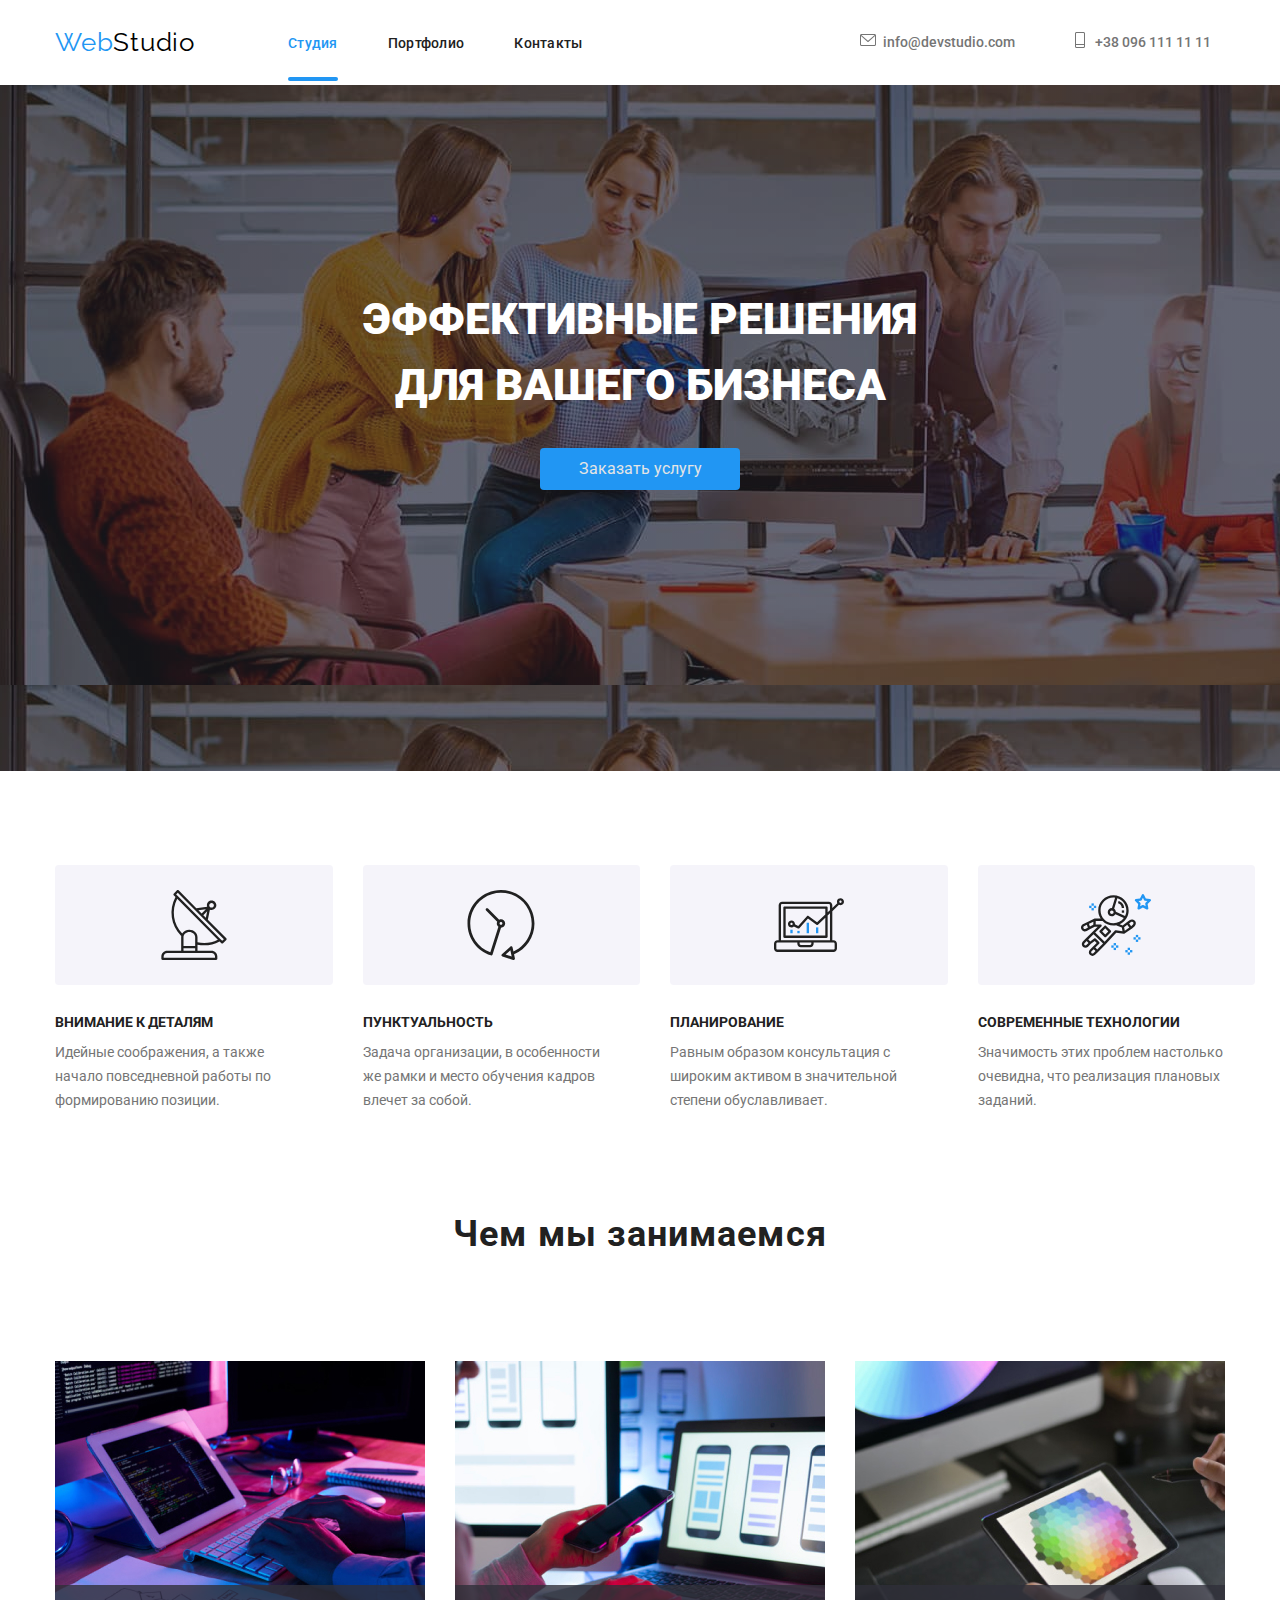
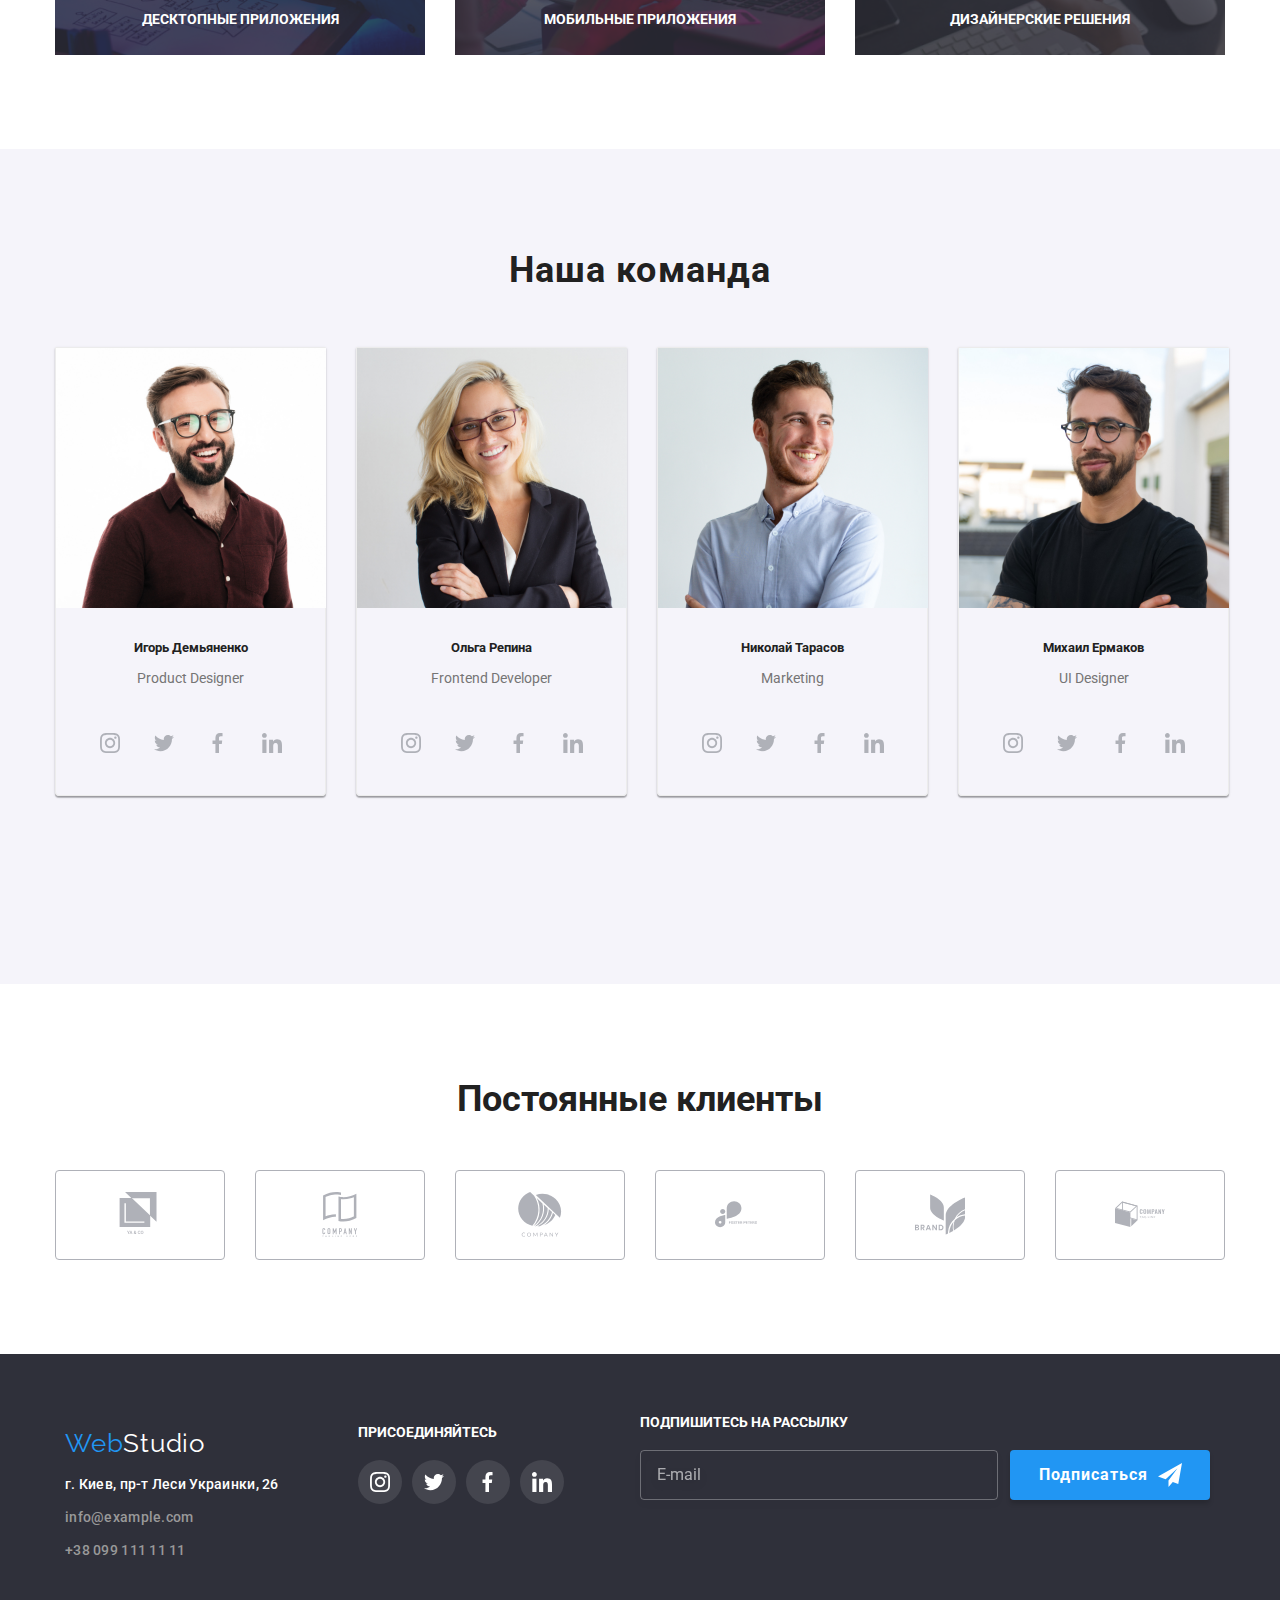
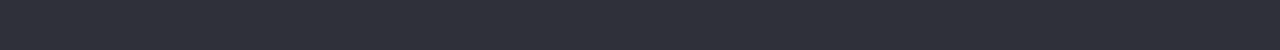
<file: index.html>
<!DOCTYPE html>
<html lang="ru">
<head>
    <meta charset="UTF-8">
    <meta name="viewport" content="width=device-width, initial-scale=1.0">
    <title>Cтудия</title>
    <link href="https://fonts.googleapis.com/css2?family=Raleway:wght@700&family=Roboto:wght@400;500;700;900&display=swap" rel="stylesheet">
   <link rel="stylesheet" href="https://cdnjs.cloudflare.com/ajax/libs/modern-normalize/1.0.0/modern-normalize.min.css">
   <!--<link rel="stylesheet" href="./css/common.css">-->
    <link rel="stylesheet" href="./css/main.min.css">
</head>
<body class="page">

<!--Шапка сайта-->
    <header class="container">
    <nav class="main-nav">
        <a href="index.html" class="logo">Web<span class="accent">Studio</span>
        </a>
        <ul class="site-nav-list">
            <li class="menu-item"><a class="link current" href="./index.html" class="a current"><span class="color-page">Cтудия</span></a></li>
            <li><a href="./portfolio.html" class="a current">Портфолио </a></li>
            <li><a href="#contacts" class="a current">Контакты</a></li>
        </ul>
   
    <ul class="site-nav-list-address">
        <li class="contacts-item"><a class="address-link" href="mailto:info@devstudio.com"><svg class="address-link-icon" width="16px"height="12px"><use href="./SVG/sprite.svg#icon-envelope"></use></svg><span class="a current" class="color-address">info@devstudio.com</span></a></li>
        <li class="contacts-item"><a class="address-link" href="tel:+380961111111"><svg class="address-link-icon" width="16px"height="10px"><use href="./SVG/sprite.svg#icon-tel"></use></svg><span class="a current" class="color-address">+38 096 111 11 11</span></a></li>
    </ul>
    </nav>
</header>
<main>

    <div id="openModal" class="modal">
      <a href="#close" class="modal-area"></a>
        <div class="modal-dialog">
          <div class="modal-content">
          <!--<div class="modal-content">-->
            <!--<div class="modal-header">-->
             <h3 class="modal-title">Оставьте свои данные, мы вам перезвоним</h3>
             <a href="#close" title="Close" class="close">x</a>
             <label class="modal-content-label">
              Имя
              <input class="modal-content-imput" type="text" name="user-name">
              <svg class="modal-content-icon" width="18px" height="18px">
                <use href="./SVG/sprite.svg#icon-person"></use>
              </svg>
            </label>
             <label class="modal-content-label">
                Телефон
              <input class="modal-content-imput" type="tel" name="user-phone"> 
              <svg class="modal-content-icon" width="18px" height="18px">
                <use href="./SVG/sprite.svg#icon-phone"></use>
              </svg>
            </label>          
            <label class="modal-content-label">
              Почта
              <input class="modal-content-imput" type="email" name="user-mail"> 
              <svg class="modal-content-icon" width="18px" height="18px">
                <use href="./SVG/sprite.svg#icon-email"></use>
              </svg>
            </label>          
            <label class="modal-content-label">
              Комментарий
              <textarea class="modal-content-imput coments" name="user-comments" rows="10" placeholder="Введите текст"></textarea>
            </label>     
            <div class="checkwindow">
              <label class="modal-content-check">
                <input class="indent" type="checkbox" name="user-contract">
                <span class="input-check-castom">
                  <svg width="14px" height="13px"><use href="./SVG/sprite.svg#icon-check"></use></svg></span>
                  <!--<input class="indent" type="checkbox" name="user-contract" width="11px" height="8px">-->
                <a class="link-agreement" href=""> Соглашаюсь с рассылкой и принимаю</a><a class="link-contract" href="">Условия договора</a>
              <!--<span class="input-check-castom modal-input-check hidden">
                <svg width="14px" height="13px"><use href="./svgmodalcheck/spritemodal-check.svg#icon-check"></use></svg>-->
                <!--<span class="input-check-castom"><svg width="14px" height="13px"><use href="./svgmodalcheck/spritemodal-check.svg#icon-square"></use></svg>-->
                <!--<input class="modal-input-check hidden" type="checkbox" name="user-contract">-->
              </label>
              </div>
<!--<label class="check option">
  class="modal-input-check hidden"
  <input class="check-input" type="checkbox">
  <span class="check-box"><svg width="14px" height="13px"><use href="./svgmodalcheck/spritemodal-check.svg#icon-check"></use></svg></span>
  <span class="check-box"><svg width="14px" height="13px"><use href="./svgmodalcheck/spritemodal-check.svg#icon-square"></use></svg></span>
  <a class="link-agreement" href="">Соглашаюсь с рассылкой и принимаю</a><a class="link-contract" href="">Условия договора</a>
</label>-->

              <button class="modal-content-button" type="submit">Отправить</button>
            </div>
          </div>
        </div>
      </div>
          </div>
        </div>
      </div>
    </div>
  </div>
             <!---<a href="#close" title="Close" class="close">×</a>
            </div>
            <div class="modal-body">    
              <p class="modal-name">Оставьте свои данные, мы вам перезвоним</p>
              <label class="modal-content-label">
                Имя
                <input class="modal-content-imput" type="text" name="user-name">
                <svg class="modal-content-icon" width="18px" height="18px">
                  <use href="./svgmodal/spritemodal.svg.svg#icon-person"></use>
                </svg>
              </label>
               <label class="modal-content-label">
                  Телефон
                <input class="modal-content-imput" type="tel" name="user-phone"> 
                <svg class="modal-content-icon" width="18px" height="18px">
                  <use href="./svgmodal/spritemodal.svg.svg#icon-phone"></use>
                </svg>
              </label>          
              <label class="modal-content-label">
                Почта
                <input class="modal-content-imput" type="email" name="user-mail"> 
                <svg class="modal-content-icon" width="18px" height="18px">
                  <use href="./svgmodal/spritemodal.svg.svg#icon-email"></use>
                </svg>
              </label>          
              <label class="modal-content-label">
                Комментарий
                <textarea class="modal-content-imput coments" name="user-comments" rows="10" placeholder="Введите текст"></textarea>
                
              </label>     
              <div class="checkwindow">  
              <label class="modal-content-check">-->
                <!--<input class="modal-input-check hidden" type="checkbox" name="user-contract">-->
                <!--<a class="link" href="">Условия договора</a>Соглашаюсь с рассылкой и принимаю 
                <span class="input-check-castom"><input class="modal-input-check hidden" type="checkbox" name="user-contract" width="11px" height="8px" ><!--<svg width="14px" height="13px">
                  <use href=""></use>-->
                <!--</svg>
              </span>
              </label>
              </div>
                        
              <button class="modal-content-button" type="submit">Отправить</button>
            </div>
          </div>
        </div>
        <script src="./js/modal.js"></script>
            </div>
          </div>
        </div>
      </div>
    </div>
  </div>
      </div>-->
      <!-- openModal - id модального окна (элемента div) -->
<!--<a href="#openModal">Открыть модальное окно</a>-->

    <!--Герой-->
    <section class="main-container">
        <div class="center">
            <h1 class="hero-title"><span class="hero-name">ЭФФЕКТИВНЫЕ РЕШЕНИЯ<br> ДЛЯ ВАШЕГО БИЗНЕСА</span></h1>
            <a href="#openModal"><button type="button" class="button-primary"><span class="center">Заказать услугу</span></button></a>
            </div>
        </section>
   
    <!---<h2 class="section-title">О нас</h2>-->
    <section class="features">
        <div class="container">
    <ul class="section-details">
        <li class="items">
           <h3 class="heading">ВНИМАНИЕ К ДЕТАЛЯМ</h3>
           <p class="main-paragraph-h2">Идейные соображения, а также <br> начало повседневной работы по<br> формированию позиции.</p>
       </li>
       <li class="items">
           <h3 class="heading">ПУНКТУАЛЬНОСТЬ</h3>
           <p class="main-paragraph-h2">Задача организации, в особенности<br> же рамки и место обучения кадров<br> влечет за собой.</p>
       </li>
       <li class="items">
           <h3 class="heading">ПЛАНИРОВАНИЕ</h3>
           <p class="main-paragraph-h2">Равным образом консультация с<br> широким активом в значительной<br> степени обуславливает.</p>
       </li>
       <li class="items">
           <h3 class="heading">СОВРЕМЕННЫЕ ТЕХНОЛОГИИ</h3>
           <p class="main-paragraph-h2">Значимость этих проблем настолько<br> очевидна, что реализация плановых<br> заданий.</p>
       </li>
    </ul>
    </div>
    </section>
    
    <!--Наши работы-->
        <section class="wedo">
          <div class="container">
        <h4 class="section-title">Чем мы занимаемся</h4>
            <ul class="list-margin">
        <li class="item-img"><img class="img-block" src="images/фото1.jpg" alt="Переводим нарисованный дизайн в код" width="370">
          <p class="wedo-content">Десктопные приложения</p></li>
        <li class="item-img"><img class="img-block" src="images/фото2.jpg" alt="Прототипирование вашего проекта" width="370">
          <p class="wedo-content">Мобильные приложения</p></li>
        <li class="item-img"><img class="img-block" src="images/фото3.jpg" alt="Создадим дизайн по вашим критериям" width="370">
          <p class="wedo-content">Дизайнерские решения</p></li>   
    </ul>
    </section>

    <!--Наша команда-->

        <section class="section-team">
       <div class="wrapper">
        <h5 class="section-title">Наша команда</h5>
    <ul class="section">
    
            <li class="comand"><img class="images-team" src="images/работник1.jpg" alt="фото Игоря Демьяненко" width="270">
                <h5 class="text-clas">Игорь Демьяненко</h5>
            <p lang="en" class="paragraph">Product Designer</p>  
   <ul class="team-networks">
             <li class="team-networks-list">
                 <a class="team-networks-links" href="https://www.instagram.com/?h1=ru" target="_blank" rel="noopener noreferer"><svg width="20px" height="20px"><use href="./SVG/sprite.svg#icon-instagram"></use>
                </svg></a>
            </li>
            <li class="team-networks-list">
                <a href="https://twitter.com/?lang=ru" target="_blank" rel="noopener noreferer" class="team-networks-links"><svg width="20px" height="20px">
                    <use href="./SVG/sprite.svg#icon-twitter"></use>
                  </svg></a>
             </li>
             <li class="team-networks-list">
                <a href="https://uk-ua.facebook.com/" target="_blank" rel="noopener noreferer" class="team-networks-links"><svg width="20px" height="20px">
                    <use href="./SVG/sprite.svg#icon-facebook"></use>
                  </svg></a>
             </li>
              <li class="team-networks-list">
                <a href="https://www.linkedin.com/" target="_blank" rel="noopener noreferer" class="team-networks-links"><svg width="20px" height="20px">
                    <use href="./SVG/sprite.svg#icon-linkedin"></use>
                  </svg></a>
              </li>
            </ul>
          </li>
        
            <li class="comand"><img class="images-team" src="images/работник2.jpg" alt="фото Ольги Репиной" width="270">
            <h5 class="text-clas">Ольга Репина</h5>
            <p lang="en" class="paragraph">Frontend Developer</p>
            <ul class="team-networks">
                <li class="team-networks-list">
                    <a class="team-networks-links" href="https://www.instagram.com/?h1=ru" target="_blank" rel="noopener noreferer"><svg width="20px" height="20px"><use href="./SVG/sprite.svg#icon-instagram">
                   </use></svg></a>
               </li>
               <li class="team-networks-list">
                   <a href="https://twitter.com/?lang=ru" target="_blank" rel="noopener noreferer" class="team-networks-links"><svg width="20px" height="20px">
                       <use href="./SVG/sprite.svg#icon-twitter"></use>
                     </svg></a>
                 </li>
                 <li class="team-networks-list">
                   <a href="https://uk-ua.facebook.com/" target="_blank" rel="noopener noreferer" class="team-networks-links"><svg width="20px" height="20px">
                       <use href="./SVG/sprite.svg#icon-facebook"></use>
                     </svg></a>
                 </li>
                 <li class="team-networks-list">
                   <a href="https://www.linkedin.com/" target="_blank" rel="noopener noreferer" class="team-networks-links"><svg width="20px" height="20px">
                       <use href="./SVG/sprite.svg#icon-linkedin"></use>
                     </svg></a>
                 </li>
               </ul>
            </li>

            <li class="comand"><img class="images-team" src="images/работник3.jpg" alt="фото Николая Тарасова" width="270">
            <h5 class="text-clas">Николай Тарасов</h5>
            <p lang="en" class="paragraph">Marketing</p>
            <ul class="team-networks">
                <li class="team-networks-list">
                    <a class="team-networks-links" href="https://www.instagram.com/?h1=ru" target="_blank" rel="noopener noreferer"><svg width="20px" height="20px"><use href="./SVG/sprite.svg#icon-instagram">
                   </use></svg></a>
               </li>
               <li class="team-networks-list">
                   <a href="https://twitter.com/?lang=ru" target="_blank" rel="noopener noreferer" class="team-networks-links"><svg width="20px" height="20px">
                       <use href="./SVG/sprite.svg#icon-twitter"></use>
                     </svg></a>
                 </li>
                 <li class="team-networks-list">
                   <a href="https://uk-ua.facebook.com/" target="_blank" rel="noopener noreferer" class="team-networks-links"><svg width="20px" height="20px">
                       <use href="./SVG/sprite.svg#icon-facebook"></use>
                     </svg></a>
                 </li>
                 <li class="team-networks-list">
                   <a href="https://www.linkedin.com/" target="_blank" rel="noopener noreferer" class="team-networks-links"><svg width="20px" height="20px">
                       <use href="./SVG/sprite.svg#icon-linkedin"></use>
                     </svg></a>
                 </li>
               </ul>
            </li>

            <li class="comand"><img class="images-team" src="images/работник4.jpg" alt="фото Михаила Ермакова" width="270">
            <h5 class="text-clas">Михаил Ермаков</h5>
            <p lang="en" class="paragraph">UI Designer</p>
            <ul class="team-networks">
                <li class="team-networks-list">
                    <a class="team-networks-links" href="https://www.instagram.com/?h1=ru" target="_blank" rel="noopener noreferer"><svg width="20px" height="20px">
                        <use href="./SVG/sprite.svg#icon-instagram"></use>
                    </svg></a>
               </li>
               <li class="team-networks-list">
                   <a href="https://twitter.com/?lang=ru" target="_blank" rel="noopener noreferer" class="team-networks-links"><svg width="20px" height="20px">
                       <use href="./SVG/sprite.svg#icon-twitter"></use>
                     </svg></a>
                 </li>
                 <li class="team-networks-list">
                   <a href="https://uk-ua.facebook.com/" target="_blank" rel="noopener noreferer" class="team-networks-links"><svg width="20px" height="20px">
                       <use href="./SVG/sprite.svg#icon-facebook"></use>
                     </svg></a>
                 </li>
                 <li class="team-networks-list">
                   <a href="https://www.linkedin.com/" target="_blank" rel="noopener noreferer" class="team-networks-links"><svg width="20px" height="20px">
                       <use href="./SVG/sprite.svg#icon-linkedin"></use>
                     </svg></a>
                 </li>
               </ul>
            </li>
            </ul>
        </div>
        </section>
        <section class="clients">
        <div class="container clients">
            <h6 class="title">Постоянные клиенты</h6>
            <ul class="clients-list">
            <li class="clients-item"><a href="" class="clients-links"><svg class="clients-icon" width="44px" height="50px">
            <use href="./SVG/sprite.svg#icon-logo-1"></use>
            </svg></a></li>
            <li class="clients-item"><a href="" class="clients-links"><svg class="clients-icon" width="44px" height="50px">
             <use href="./SVG/sprite.svg#icon-logo-2"></use>
             </svg></a></li>
            <li class="clients-item"><a href="" class="clients-links"><svg class="clients-icon" width="44px" height="50px">
             <use href="./SVG/sprite.svg#icon-logo-3"></use>
             </svg></a></li>
             <li class="clients-item"><a href="" class="clients-links"><svg class="clients-icon" width="44px" height="50px">
             <use href="./SVG/sprite.svg#icon-logo-4"></use>
             </svg></a></li>
            <li class="clients-item"><a href="" class="clients-links"><svg class="clients-icon" width="44px" height="50px">
             <use href="./SVG/sprite.svg#icon-logo-5"></use>
            </svg></a></li>
            <li class="clients-item"><a href="" class="clients-links"><svg class="clients-icon" width="44px" height="50px">
             <use href="./SVG/sprite.svg#icon-logo-6"></use>
            </svg></a></li>
            </ul>
            </div>  
          </section>
    
</main>

<!--Футер-->
<footer class="background-lengthening-footer" id="contacts">
  <div class="container">
    <div class="row">
    <div class="column">
        <ul class="text-footer">
            <li class="text-footer">
    <a class="logo-blue-footer" href="./index.html" class="accent">Web<span class="logo-footer">Studio</span></a></li>
    <li class="text-footer">
    <address class="site-nav-list"><a href="https://www.google.com/maps/embed?pb=!1m18!1m12!1m3!1d2541.7794508425072!2d30.536197115730527!3d50.42658067947204!2m3!1f0!2f0!3f0!3m2!1i1024!2i768!4f13.1!3m3!1m2!1s0x40d4cf0e033ecbe9%3A0x57a4dffefec77da0!2z0LHRg9C7LiDQm9C10YHQuCDQo9C60YDQsNC40L3QutC4LCAyNiwg0JrQuNC10LIsIDAyMDAw!5e0!3m2!1sru!2sua!4v1602182648974!5m2!1sru!2sua" target="blanc"><span class="footer-text-color">г. Киев, пр-т Леси Украинки, 26 </span></a>
    </address></li>
    <li class="text-footer">
    <address class="site-nav-list"><a href="mailto:info@example.com"><span class="footer-text-color-address">info@example.com </span></a>
    </address></li>
    <li class="text-footer">
    <address class="site-nav-list"><a href="tel:+380991111111"><span class="footer-text-color-address">+38 099 111 11 11 </span></a>
    </address></li>
</ul>
</div>
<div class="column">
    <p class="footer-join-title">присоединяйтесь</p>
    <ul class="footer-networks">
      <li class="footer-networks-list">
        <a href="https://www.instagram.com/?hl=ru" target="_blank" rel="noopener noreferer" class="footer-networks-links"> 
            <svg width="20px" height="20px"><use href="./SVG/sprite.svg#icon-instagram"></use></svg></a>
      </li>
      <li class="team-networks-list">
        <a href="https://twitter.com/?lang=ru" target="_blank" rel="noopener noreferer" class="footer-networks-links">
            <svg width="20px" height="20px">
            <use href="./SVG/sprite.svg#icon-twitter"></use>
          </svg></a>
      </li>
      <li class="team-networks-list">
        <a href="https://uk-ua.facebook.com/" target="_blank" rel="noopener noreferer" class="footer-networks-links"><svg
            width="20px" height="20px">
            <use href="./SVG/sprite.svg#icon-facebook"></use>
          </svg></a>
      </li>
      <li class="team-networks-list">
        <a href="https://www.linkedin.com/" target="_blank" rel="noopener noreferer" class="footer-networks-links"><svg
            width="20px" height="20px">
            <use href="./SVG/sprite.svg#icon-linkedin"></use>
          </svg></a>
      </li>
    </ul>
    </div>
    
<div class="footer-form-container">
  <form class="footer-form">
    <div class="footer-mai-input">
      <label for="footer-mail">Подпишитесь на рассылку</label>
      <input class="helper" type="text" name="footer-mail" id="footer-mail" placeholder="E-mail">
    </div>
    
    <button type="submit">Подписаться <svg class="footer-form-icon"
      width="24px" height="24px">
      <use href="./SVG/sprite.svg#icon-send"></use>
    </svg></button>
  </form>
  </div>
</div>
  </div>
</div>
</footer>
</body>
</html>
</file>
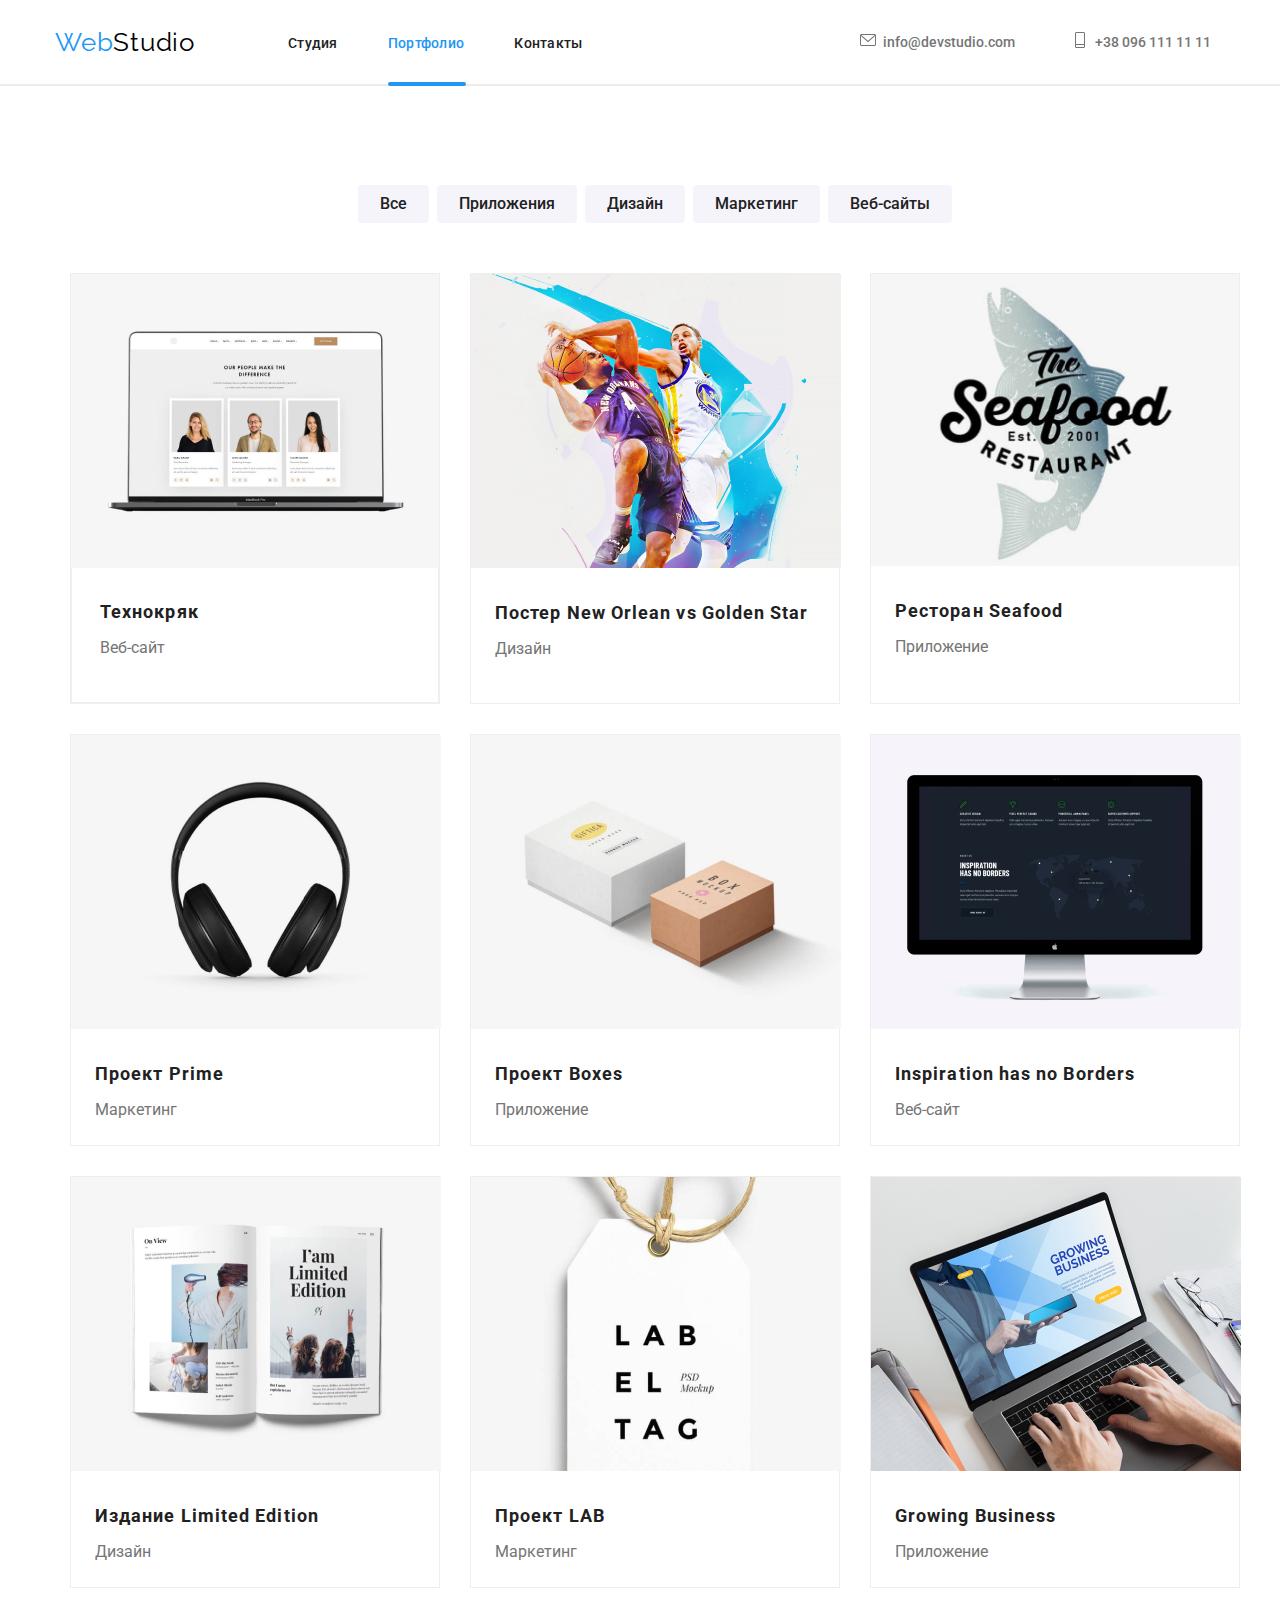
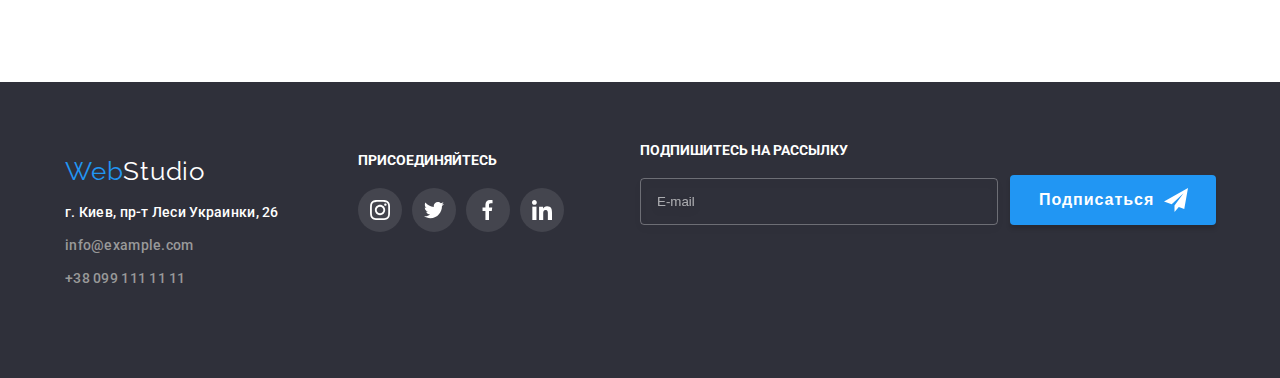
<file: portfolio.html>
<!DOCTYPE html>
<html lang="ru">
<head>
    <meta charset="UTF-8">
    <meta name="viewport" content="width=device-width, initial-scale=1.0">
    <title>Портфолио</title>
    <link href="https://fonts.googleapis.com/css2?family=Raleway:wght@700&family=Roboto:wght@400;500;700;900&display=swap" rel="stylesheet">
    <!--<link rel="stylesheet" href="./css/common.css">-->
    <link rel="stylesheet" href="./css/main.min.css">
</head>
<body class="page">
    <!--<h1>Портфолио</h1>-->
    <!--Шапка сайта-->
    <header class="container">
    <!--<header class="header-container">-->
<!--<header class="page-header">-->
    <nav class="main-nav">
        <a href="index.html" class="logo">Web<span class="accent">Studio</span>
        </a>

        <ul class="site-nav-list">
            <li><a href="./index.html" class="a current">Cтудия</a></li>
            <li class="menu-item"><a class="link currentSecond" href="./portfolio.html" class="a current"><span class="color-page">Портфолио </span></a></li>
            <li><a href="#contacts" class="a current">Контакты</a></li>
        </ul>

    <!--<div class="container">-->
    <ul class="site-nav-list-address">
        <li class="contacts-item"><a class="address-link" href="mailto:info@devstudio.com"><svg class="address-link-icon" width="16px"height="12px"><use href="./SVG/sprite.svg#icon-envelope"></use></svg><span class="a current" class="color-address">info@devstudio.com</span></a></li>
        <li class="contacts-item"><a class="address-link" href="tel:+380961111111"><svg class="address-link-icon" width="16px"height="10px"><use href="./SVG/sprite.svg#icon-tel"></use></svg><span class="a current" class="color-address">+38 096 111 11 11</span></a></li>
    </ul>
    </nav>
<!--</div>-->
</header>

<div class="line-container">
</div>
<main class="container">
    <section class="portfolio">
        <div class="container portfolio-padding">
          <h1 hidden>Портфолио</h1>
          <ul class="filter">
            <li class="filter-items"> <button class="link-filter" type="button">Все</button></li>
            <li class="filter-items"> <button class="link-filter" type="button">Приложения</button></li>
            <li class="filter-items"> <button class="link-filter" type="button">Дизайн</button></li>
            <li class="filter-items"> <button class="link-filter" type="button">Маркетинг</button></li>
            <li class="filter-items"> <button class="link-filter" type="button">Веб-сайты</button></li>
          </ul>
        </div>
       
        <div class="container portfolio-padding-img">
<ul class="content">
        <li class="content-items">
            <a class="img-item" href="./">
            <div class="content-overlay">
    <img src="images/images-portfolio/photo1.jpg" alt="Технокряк" width="370">
        <p class="description">Технокряк это современная площадка распространения коронавируса.
            Компании используют эту платформу для цифрового шпионажа 
            и атак на защищённые сервера конкурентов.</p>
        
</div>
<div class="portfolio-meta">
    <h2 class="portfolio-title">Технокряк</h2>
    <p class="color-type">Веб-сайт</p>
    </div>
    </a>
</li>
        <li class="content-items">
            <a class="img-item" href="./">
    <img src="images/images-portfolio/photo2.jpg" alt="Постер New Orlean vs Golden Star" width="370">
    <h2 class="title">Постер New Orlean vs Golden Star</h2>
    <p class="type">Дизайн</p>
    </a>
</li>
        <li class="content-items">
            <a class="img-item" href="./">
    <img src="images/images-portfolio/photo3.jpg" alt="Ресторан Seafood" width="368">
    <h2 class="title">Ресторан Seafood</h2>
    <p class="type">Приложение</p>
    </a>
</li>
    <li class="content-items">
        <a class="img-item" href="./">
    <img src="images/images-portfolio/photo4.jpg" alt="Проект Prime" width="370">
    <h2 class="title">Проект Prime</h2>
    <p class="type">Маркетинг</p>
    </a>
</li>
    <li class="content-items">
        <a class="img-item" href="./">
    <img src="images/images-portfolio/photo5.jpg" alt="Проект Boxes" width="370">
    <h2 class="title">Проект Boxes</h2>
    <p class="type">Приложение</p>
    </a>
</li>
    <li class="content-items">
        <a class="img-item" href="./">
    <img src="images/images-portfolio/photo6.jpg" alt="Inspiration has no Borders" width="370">
    <h2 class="title">Inspiration has no Borders</h2>
    <p class="type">Веб-сайт</p>
    </a>
</li>
    <li class="content-items">
        <a class="img-item" href="./">
    <img src="images/images-portfolio/photo7.jpg" alt="Издание Limited Edition" width="370">
    <h2 class="title">Издание Limited Edition</h2>
    <p class="type">Дизайн</p>
    </a>
</li>
    <li class="content-items">
        <a class="img-item" href="./">
    <img src="images/images-portfolio/photo8.jpg" alt="Проект LAB" width="370">
    <h2 class="title">Проект LAB</h2>
    <p class="type">Маркетинг</p>
    </a>
</li>
    <li class="content-items">
        <a class="img-item" href="./">
    <img src="images/images-portfolio/photo9.jpg" alt="Growing Business" width="370">
    <h2 class="title">Growing Business</h2>
    <p class="type">Приложение</p>
    </a>
</li>
</ul>
</div>
</section>
</main>

  <!--Футер-->
    <!--<div class="background-lengthening-footer">
    <div class="footer-container">
    <footer id="contacts" class="container">
        <p class="text-footer">
    <a href="./index.html" class="logo"class="accent">Web<span class="logo-footer">Studio</span></a>
    <address class="site-nav-list"><a href="https://www.google.com/maps/embed?pb=!1m18!1m12!1m3!1d2541.7794508425072!2d30.536197115730527!3d50.42658067947204!2m3!1f0!2f0!3f0!3m2!1i1024!2i768!4f13.1!3m3!1m2!1s0x40d4cf0e033ecbe9%3A0x57a4dffefec77da0!2z0LHRg9C7LiDQm9C10YHQuCDQo9C60YDQsNC40L3QutC4LCAyNiwg0JrQuNC10LIsIDAyMDAw!5e0!3m2!1sru!2sua!4v1602182648974!5m2!1sru!2sua" target="blanc"><span class="footer-text-color">г. Киев, пр-т Леси Украинки, 26 </span></a>
    </address></p>
    <p class="text-footer">
    <address class="site-nav-list"><a href="mailto:info@example.com"><span class="footer-text-color-address">info@example.com </span></a>
    </address></p>
    <p class="text-footer">
    <address class="site-nav-list"><a href="tel:+380991111111"><span class="footer-text-color-address">+38 099 111 11 11 </span></a>
    </address></p>
    </footer>-->

    <!--Футер-->
    <footer class="background-lengthening-footer" id="contacts">
        <div class="container">
        <div class="row">
        <div class="column">
            <ul class="text-footer">
                <li class="text-footer">
        <a class="logo-blue-footer" href="./index.html" class="accent">Web<span class="logo-footer">Studio</span></a></li>
        <li class="text-footer">
        <address class="site-nav-list"><a href="https://www.google.com/maps/embed?pb=!1m18!1m12!1m3!1d2541.7794508425072!2d30.536197115730527!3d50.42658067947204!2m3!1f0!2f0!3f0!3m2!1i1024!2i768!4f13.1!3m3!1m2!1s0x40d4cf0e033ecbe9%3A0x57a4dffefec77da0!2z0LHRg9C7LiDQm9C10YHQuCDQo9C60YDQsNC40L3QutC4LCAyNiwg0JrQuNC10LIsIDAyMDAw!5e0!3m2!1sru!2sua!4v1602182648974!5m2!1sru!2sua" target="blanc"><span class="footer-text-color">г. Киев, пр-т Леси Украинки, 26 </span></a>
        </address></li>
        <li class="text-footer">
        <address class="site-nav-list"><a href="mailto:info@example.com"><span class="footer-text-color-address">info@example.com </span></a>
        </address></li>
        <li class="text-footer">
        <address class="site-nav-list"><a href="tel:+380991111111"><span class="footer-text-color-address">+38 099 111 11 11 </span></a>
        </address></li>
    </ul>
    </div>
    <div class="column">
        <p class="footer-join-title">присоединяйтесь</p>
        <ul class="footer-networks">
          <li class="footer-networks-list">
            <a href="https://www.instagram.com/?hl=ru" target="_blank" rel="noopener noreferer" class="footer-networks-links"> 
                <svg width="20px" height="20px"><use href="./SVG/sprite.svg#icon-instagram"></use></svg></a>
          </li>
          <li class="team-networks-list">
            <a href="https://twitter.com/?lang=ru" target="_blank" rel="noopener noreferer" class="footer-networks-links">
                <svg width="20px" height="20px">
                <use href="./SVG/sprite.svg#icon-twitter"></use>
              </svg></a>
          </li>
          <li class="team-networks-list">
            <a href="https://uk-ua.facebook.com/" target="_blank" rel="noopener noreferer" class="footer-networks-links"><svg
                width="20px" height="20px">
                <use href="./SVG/sprite.svg#icon-facebook"></use>
              </svg></a>
          </li>
          <li class="team-networks-list">
            <a href="https://www.linkedin.com/" target="_blank" rel="noopener noreferer" class="footer-networks-links"><svg
                width="20px" height="20px">
                <use href="./SVG/sprite.svg#icon-linkedin"></use>
              </svg></a>
          </li>
        </ul>
        </div>
    
    <div class="footer-form-container">
        <form class="footer-form">
          <div class="footer-mai-input">
            <label for="footer-mail">Подпишитесь на рассылку</label>
            <input class="helper" type="text" name="footer-mail" id="footer-mail" placeholder="E-mail">
          </div>
          
          <button type="submit">Подписаться <svg class="footer-form-icon"
            width="24px" height="24px">
            <use href="./SVG/sprite.svg#icon-send"></use>
          </svg></button>
        </form>
        </div>
    </div>
      </div>
    </div>
    </footer>
    </body>
    </html>
</file>
<file: css/main.min.css>
.h1,h2,h3,h4,h5,h6{font-family:Roboto, sans-serif;color:#212121}.page{background-color:#fff;color:#757575;font-family:Roboto, sans-serif}.list{list-style:none;margin:0;padding:0}.link{color:inherit;text-decoration:none}ul{list-style:none}address{list-style:none}html{-webkit-box-sizing:border-box;box-sizing:border-box}*,*::before,*::after{-webkit-box-sizing:inherit;box-sizing:inherit}*{margin:0;padding:0}.container{width:1200px;margin:0 auto;padding-right:15px;padding-left:15px}.header-container{width:1200px;margin:0 auto;padding-top:auto;padding-bottom:auto;padding-right:15px;padding-left:15px}.h1,h2,h3,h4,h5,h6{font-family:Roboto, sans-serif;color:#212121}.page{background-color:#fff;color:#757575;font-family:Roboto, sans-serif}.list{list-style:none;margin:0;padding:0}.link{color:inherit;text-decoration:none}ul{list-style:none}address{list-style:none}html{-webkit-box-sizing:border-box;box-sizing:border-box}*,*::before,*::after{-webkit-box-sizing:inherit;box-sizing:inherit}*{margin:0;padding:0}.container{width:1200px;margin:0 auto;padding-right:15px;padding-left:15px}.header-container{width:1200px;margin:0 auto;padding-top:auto;padding-bottom:auto;padding-right:15px;padding-left:15px}.logo{color:#2196F3;font-family:Raleway, -apple-system, BlinkMacSystemFont, 'Segoe UI', Roboto, Oxygen, Ubuntu, Cantarell, 'Open Sans', 'Helvetica Neue', sans-serif;font-size:26px;line-height:1,19px;letter-spacing:0.03em;text-decoration:none;margin-right:93px;display:-webkit-inline-box;display:-ms-inline-flexbox;display:inline-flex}.logo-footer{color:white;margin-bottom:20px}.logo-blue-footer{color:#2196F3;font-family:Raleway, -apple-system, BlinkMacSystemFont, 'Segoe UI', Roboto, Oxygen, Ubuntu, Cantarell, 'Open Sans', 'Helvetica Neue', sans-serif;font-size:26px;line-height:1,19px;letter-spacing:0.03em;text-decoration:none;margin-right:93px;padding-left:0px}.accent{color:black}.h1,h2,h3,h4,h5,h6{font-family:Roboto, sans-serif;color:#212121}.page{background-color:#fff;color:#757575;font-family:Roboto, sans-serif}.list{list-style:none;margin:0;padding:0}.link{color:inherit;text-decoration:none}ul{list-style:none}address{list-style:none}html{-webkit-box-sizing:border-box;box-sizing:border-box}*,*::before,*::after{-webkit-box-sizing:inherit;box-sizing:inherit}*{margin:0;padding:0}.container{width:1200px;margin:0 auto;padding-right:15px;padding-left:15px}.header-container{width:1200px;margin:0 auto;padding-top:auto;padding-bottom:auto;padding-right:15px;padding-left:15px}.site-nav-list{display:-webkit-inline-box;display:-ms-inline-flexbox;display:inline-flex;-webkit-box-align:center;-ms-flex-align:center;align-items:center}.site-nav-list.a:hover,.site-nav-list.a:focus{color:#2196F3}.site-nav-list a{color:#212121;font-family:Roboto, sans-serif;font-style:normal;font-weight:500;font-size:14px;text-decoration:none;letter-spacing:0.02em;padding-right:50px}.site-nav-list .a .current{color:#2196F3}.site-nav-list-address{display:-webkit-box;display:-ms-flexbox;display:flex;margin-left:170px}.site-nav-list-address .contacts-item+.item{margin-left:50px}.contacts-item{display:-webkit-box;display:-ms-flexbox;display:flex;margin-top:32px;margin-bottom:32px;padding-left:50px}.site-nav-list-address a{color:#757575;font-family:inherit;font-weight:500;font-size:14px;line-height:1,14px;text-decoration:none}.site-nav-list-address a:hover,.site-nav-list-address a:focus{color:#2196F3}.site-nav-list-address a.current{color:#2196F3}.site-nav .contacts-item:last-child{margin-right:0}.link.current{position:relative;color:#2196F3}.link.current::after{content:'';display:block;position:absolute;left:0;bottom:-30px;height:4px;width:50%;background-color:#2196F3;border-radius:2px}.link.currentSecond{position:relative;color:#2196F3}.link.currentSecond::after{content:'';display:block;position:absolute;left:0;bottom:-35px;height:4px;width:78px;background-color:#2196F3;border-radius:2px}.link:hover,.link:focus{color:#2196F3}.color-page{color:#2196F3}svg.address-link-icon{width:30px;height:16px;fill:#757575;-webkit-box-align:baseline;-ms-flex-align:baseline;align-items:baseline;padding-left:3px;padding-right:3px;float:left;overflow:hidden}.site-nav-list-address.address-link:focus .address-link-icon,.address-link:hover .address-link-icon{fill:#2196F3}li.contacts-item:focus,li.contacts-item:hover{fill:#2196F3}.site-nav-list{display:-webkit-inline-box;display:-ms-inline-flexbox;display:inline-flex;-webkit-box-align:center;-ms-flex-align:center;align-items:center}.site-nav-list.a:hover,.site-nav-list.a:focus{color:#2196F3}.site-nav-list a{color:#212121;font-family:Roboto, sans-serif;font-style:normal;font-weight:500;font-size:14px;text-decoration:none;letter-spacing:0.02em;padding-right:50px}.site-nav-list .a .current{color:#2196F3}.site-nav-list-address{display:-webkit-box;display:-ms-flexbox;display:flex;margin-left:170px}.site-nav-list-address .contacts-item+.item{margin-left:50px}.contacts-item{display:-webkit-box;display:-ms-flexbox;display:flex;margin-top:32px;margin-bottom:32px;padding-left:50px}.site-nav-list-address a{color:#757575;font-family:inherit;font-weight:500;font-size:14px;line-height:1,14px;text-decoration:none}.site-nav-list-address a:hover,.site-nav-list-address a:focus{color:#2196F3}.site-nav-list-address a.current{color:#2196F3}.site-nav .contacts-item:last-child{margin-right:0}.link.current{position:relative;color:#2196F3}.link.current::after{content:'';display:block;position:absolute;left:0;bottom:-30px;height:4px;width:50%;background-color:#2196F3;border-radius:2px}.link.currentSecond{position:relative;color:#2196F3}.link.currentSecond::after{content:'';display:block;position:absolute;left:0;bottom:-35px;height:4px;width:78px;background-color:#2196F3;border-radius:2px}.link:hover,.link:focus{color:#2196F3}.color-page{color:#2196F3}svg.address-link-icon{width:30px;height:16px;fill:#757575;-webkit-box-align:baseline;-ms-flex-align:baseline;align-items:baseline;padding-left:3px;padding-right:3px;float:left;overflow:hidden}.site-nav-list-address.address-link:focus .address-link-icon,.address-link:hover .address-link-icon{fill:#2196F3}li.contacts-item:focus,li.contacts-item:hover{fill:#2196F3}.main-nav{display:-webkit-inline-box;display:-ms-inline-flexbox;display:inline-flex;-webkit-box-align:center;-ms-flex-align:center;align-items:center}.site-nav-list{display:-webkit-inline-box;display:-ms-inline-flexbox;display:inline-flex;-webkit-box-align:center;-ms-flex-align:center;align-items:center}.site-nav-list.a:hover,.site-nav-list.a:focus{color:#2196F3}.site-nav-list a{color:#212121;font-family:Roboto, sans-serif;font-style:normal;font-weight:500;font-size:14px;text-decoration:none;letter-spacing:0.02em;padding-right:50px}.site-nav-list .a .current{color:#2196F3}.site-nav-list-address{display:-webkit-box;display:-ms-flexbox;display:flex;margin-left:170px}.site-nav-list-address .contacts-item+.item{margin-left:50px}.contacts-item{display:-webkit-box;display:-ms-flexbox;display:flex;margin-top:32px;margin-bottom:32px;padding-left:50px}.site-nav-list-address a{color:#757575;font-family:inherit;font-weight:500;font-size:14px;line-height:1,14px;text-decoration:none}.site-nav-list-address a:hover,.site-nav-list-address a:focus{color:#2196F3}.site-nav-list-address a.current{color:#2196F3}.site-nav .contacts-item:last-child{margin-right:0}.link.current{position:relative;color:#2196F3}.link.current::after{content:'';display:block;position:absolute;left:0;bottom:-30px;height:4px;width:50%;background-color:#2196F3;border-radius:2px}.link.currentSecond{position:relative;color:#2196F3}.link.currentSecond::after{content:'';display:block;position:absolute;left:0;bottom:-35px;height:4px;width:78px;background-color:#2196F3;border-radius:2px}.link:hover,.link:focus{color:#2196F3}.color-page{color:#2196F3}svg.address-link-icon{width:30px;height:16px;fill:#757575;-webkit-box-align:baseline;-ms-flex-align:baseline;align-items:baseline;padding-left:3px;padding-right:3px;float:left;overflow:hidden}.site-nav-list-address.address-link:focus .address-link-icon,.address-link:hover .address-link-icon{fill:#2196F3}li.contacts-item:focus,li.contacts-item:hover{fill:#2196F3}.section-title{color:#212121;font-weight:700;font-size:36px;line-height:1,7px;letter-spacing:0.03em;padding-bottom:50px;text-align:center}.section-details{width:1200px;margin:0 auto;padding-right:15px;padding-left:15px;padding-top:94px;display:-webkit-box;display:-ms-flexbox;display:flex;padding-bottom:94px}.heading{display:-webkit-box;display:-ms-flexbox;display:flex;margin:0;font-size:14px;text-align:left}.main-paragraph-h2{font-weight:400;font-size:14px;line-height:1,7px;margin-top:4px;-ms-flex-wrap:wrap;flex-wrap:wrap;width:270px;text-align:left;margin-right:20px}.features .section-details{padding:94px 0px;display:-webkit-box;display:-ms-flexbox;display:flex}.section-details .items{width:calc((100% - 90px) / 4)}.section-details .items:not(:last-child){margin-right:30px}.section-details .items::before{display:block;content:'';height:120px;background-color:#f5f4fa;background-repeat:no-repeat;background-position:center;border-radius:4px}.section-details .items:nth-child(1)::before{background-image:url(../images/images-hm4/antena.svg)}.section-details .items:nth-child(2)::before{background-image:url(../images/images-hm4/clock.svg)}.section-details .items:nth-child(3)::before{background-image:url(../images/images-hm4/diagramm.svg)}.section-details .items:nth-child(4)::before{background-image:url(../images/images-hm4/astronaut.svg)}.features .heading{margin-top:30px;margin-bottom:0px;color:#212121;font-family:Roboto;font-weight:700;font-size:14px;line-height:1.14;text-transform:uppercase}.features .main-paragraph-h2{margin-top:10px;margin-bottom:0;color:#757575;font-family:Roboto;font-weight:400;font-size:14px;line-height:1.7}.hero{background-color:#2F303A;background-image:url(../images/images-hm4/Img2optim.jpg)}.hero-name{color:#FFFFFF}.hero-title{color:#212121;font-style:400;font-weight:900;font-size:44px;line-height:1,36px;text-align:center;padding-bottom:30px}.center{text-align:center;border:1px solid #0000}.main-container{margin:0 auto;padding-right:15px;padding-left:15px;padding-top:200px;padding-bottom:280px;background-color:#2f303a;text-align:center;background-image:-webkit-gradient(linear, left top, right top, from(rgba(47,48,58,0.4)), to(rgba(47,48,58,0.4))),url("../images/images-hm4/Img2optim.jpg");background-image:linear-gradient(to right, rgba(47,48,58,0.4), rgba(47,48,58,0.4)),url("../images/images-hm4/Img2optim.jpg")}.hero{background-color:#2F303A;background-image:url(../images/images-hm4/Img2optim.jpg)}.hero-name{color:#FFFFFF}.hero-title{color:#212121;font-style:400;font-weight:900;font-size:44px;line-height:1,36px;text-align:center;padding-bottom:30px}.center{text-align:center;border:1px solid #0000}.main-container{margin:0 auto;padding-right:15px;padding-left:15px;padding-top:200px;padding-bottom:280px;background-color:#2f303a;text-align:center;background-image:-webkit-gradient(linear, left top, right top, from(rgba(47,48,58,0.4)), to(rgba(47,48,58,0.4))),url("../images/images-hm4/Img2optim.jpg");background-image:linear-gradient(to right, rgba(47,48,58,0.4), rgba(47,48,58,0.4)),url("../images/images-hm4/Img2optim.jpg")}.button-primary{background-color:#2196F3;color:#E5E5E5;border-color:transparent;display:inline-block;min-width:200px;border-radius:4px;padding:10px 32px;text-align:center}.button{color:#2196F3;font-family:inherit;background-color:#E5E5E5;font-size:16px;line-height:1,8px;font-weight:700;text-decoration:none;padding:12px 24px;display:inline-block;border:1px solid black}.filter .link-filter{padding:6px 22px;font-family:Roboto;font-weight:500;font-size:16px;line-height:1.6;text-align:center;color:#212121;background:#f5f4fa;border-radius:4px;border:0}.filter .link-filter:hover,.link-filter:focus{background:#2196F3;color:#ffffff;-webkit-box-shadow:0px 3px 1px rgba(0,0,0,0.1),0px 1px 2px rgba(0,0,0,0.08),0px 2px 2px rgba(0,0,0,0.12);box-shadow:0px 3px 1px rgba(0,0,0,0.1),0px 1px 2px rgba(0,0,0,0.08),0px 2px 2px rgba(0,0,0,0.12)}.footer-form-container button{margin-left:12px;padding-top:10px;padding-right:28px;padding-bottom:10px;padding-left:29px;display:-webkit-box;display:-ms-flexbox;display:flex;-webkit-box-align:center;-ms-flex-align:center;align-items:center;font-weight:700;font-size:16px;line-height:1.875;letter-spacing:0.06em;color:#ffffff;background-color:#2196F3;border:0;-webkit-box-shadow:0px 4px 4px rgba(0,0,0,0.15);box-shadow:0px 4px 4px rgba(0,0,0,0.15);border-radius:4px}.menu-link::after{content:"";display:block;width:50%;height:4px;background-color:#2196F3;border-radius:2px}.line-container{margin-left:auto;margin-right:auto;outline:1px solid #ECECEC}.line-container{margin-left:auto;margin-right:auto;width:1600px;outline:1px solid #ECECEC}.portfolio .filter{display:-webkit-box;display:-ms-flexbox;display:flex;-webkit-box-pack:center;-ms-flex-pack:center;justify-content:center}.portfolio .filter-items:not(:last-child){margin-right:8px}.portfolio .filter-items{display:inline}.container.portfolio-padding{padding-top:100px;padding-bottom:50px;text-align:center}.container.portfolio-padding-img{padding-bottom:94px}.portfolio .content{display:-webkit-box;display:-ms-flexbox;display:flex;-ms-flex-wrap:wrap;flex-wrap:wrap}.portfolio .content-items{width:calc((100% - 60px) / 3);border:1px solid #eeeeee}.portfolio .content-items:not(:nth-child(3n)){margin-right:30px}.portfolio .content-items:not(:nth-child(-n+3)){margin-top:30px}li.content-items:hover,.content-items:focus{-webkit-box-shadow:0px 1px 1px rgba(0,0,0,0.12),0px 4px 4px rgba(0,0,0,0.06),1px 4px 6px rgba(0,0,0,0.16);box-shadow:0px 1px 1px rgba(0,0,0,0.12),0px 4px 4px rgba(0,0,0,0.06),1px 4px 6px rgba(0,0,0,0.16)}.content .title{margin-top:20px;padding-left:24px;color:#212121;font-family:Roboto;font-weight:700;font-size:18px;line-height:2;letter-spacing:0.06em}.content .type{margin-top:4px;padding-left:24px;color:#757575;font-family:Roboto;font-weight:400;font-size:16px;line-height:1.8;padding-bottom:20px}.content-overlay{position:relative;display:-webkit-box;display:-ms-flexbox;display:flex;-webkit-box-align:center;-ms-flex-align:center;align-items:center;overflow:hidden}.content-overlay::before{content:"";position:absolute;width:100%;height:100%;background:rgba(33,150,243,0.9);opacity:0;-webkit-transition-property:opacity, -webkit-transform;transition-property:opacity, -webkit-transform;transition-property:opacity, transform;transition-property:opacity, transform, -webkit-transform;-webkit-transition-duration:250ms;transition-duration:250ms;-webkit-transition-timing-function:cubic-bezier(0.4, 0, 0.2, 1);transition-timing-function:cubic-bezier(0.4, 0, 0.2, 1);-webkit-transform:translateY(100%);transform:translateY(100%)}.content .img-item:hover .content-overlay::before,.content .img-item:focus .content-overlay::before{opacity:1;-webkit-transform:translateY(0);transform:translateY(0)}.content-overlay>.description{position:absolute;margin-top:0;margin-bottom:0;padding-right:24px;padding-left:24px;font-size:18px;line-height:1.555;color:#ffffff;opacity:0;-webkit-transition-property:opacity, -webkit-transform;transition-property:opacity, -webkit-transform;transition-property:opacity, transform;transition-property:opacity, transform, -webkit-transform;-webkit-transition-duration:250ms;transition-duration:250ms;-webkit-transition-timing-function:cubic-bezier(0.4, 0, 0.2, 1);transition-timing-function:cubic-bezier(0.4, 0, 0.2, 1);-webkit-transform:translateY(100%);transform:translateY(100%)}.content .img-item:hover .description,.content .img-item:focus .description{opacity:1;-webkit-transform:translateY(0);transform:translateY(0)}.portfolio-meta .color-type{color:#757575;font-family:Roboto;font-weight:400;font-size:16px;line-height:1.8;padding-bottom:20px;margin-top:4px;padding-left:4px}.img-item{text-decoration:none}.portfolio-title{margin-top:6px;padding-left:4px;color:#212121;font-family:Roboto;font-weight:700;font-size:18px;line-height:2;letter-spacing:0.06em}.portfolio-meta{padding:20px 24px;border-right:1px solid #eeeeee;border-bottom:1px solid #eeeeee;border-left:1px solid #eeeeee;border-top:none;-webkit-box-sizing:border-box;box-sizing:border-box}.portfolio-actions:focus,.portfolio-actions:hover{opacity:1;-webkit-transform:translateY(0);transform:translateY(0);color:white;position:relative}.button-primary{background-color:#2196F3;color:#E5E5E5;border-color:transparent;display:inline-block;min-width:200px;border-radius:4px;padding:10px 32px;text-align:center}.button{color:#2196F3;font-family:inherit;background-color:#E5E5E5;font-size:16px;line-height:1,8px;font-weight:700;text-decoration:none;padding:12px 24px;display:inline-block;border:1px solid black}.filter .link-filter{padding:6px 22px;font-family:Roboto;font-weight:500;font-size:16px;line-height:1.6;text-align:center;color:#212121;background:#f5f4fa;border-radius:4px;border:0}.filter .link-filter:hover,.link-filter:focus{background:#2196F3;color:#ffffff;-webkit-box-shadow:0px 3px 1px rgba(0,0,0,0.1),0px 1px 2px rgba(0,0,0,0.08),0px 2px 2px rgba(0,0,0,0.12);box-shadow:0px 3px 1px rgba(0,0,0,0.1),0px 1px 2px rgba(0,0,0,0.08),0px 2px 2px rgba(0,0,0,0.12)}.footer-form-container button{margin-left:12px;padding-top:10px;padding-right:28px;padding-bottom:10px;padding-left:29px;display:-webkit-box;display:-ms-flexbox;display:flex;-webkit-box-align:center;-ms-flex-align:center;align-items:center;font-weight:700;font-size:16px;line-height:1.875;letter-spacing:0.06em;color:#ffffff;background-color:#2196F3;border:0;-webkit-box-shadow:0px 4px 4px rgba(0,0,0,0.15);box-shadow:0px 4px 4px rgba(0,0,0,0.15);border-radius:4px}.container.portfolio-padding-img{padding-bottom:94px}.portfolio .content{display:-webkit-box;display:-ms-flexbox;display:flex;-ms-flex-wrap:wrap;flex-wrap:wrap}.portfolio .content-items{width:calc((100% - 60px) / 3);border:1px solid #eeeeee}.portfolio .content-items:not(:nth-child(3n)){margin-right:30px}.portfolio .content-items:not(:nth-child(-n+3)){margin-top:30px}li.content-items:hover,.content-items:focus{-webkit-box-shadow:0px 1px 1px rgba(0,0,0,0.12),0px 4px 4px rgba(0,0,0,0.06),1px 4px 6px rgba(0,0,0,0.16);box-shadow:0px 1px 1px rgba(0,0,0,0.12),0px 4px 4px rgba(0,0,0,0.06),1px 4px 6px rgba(0,0,0,0.16)}.content .title{margin-top:20px;padding-left:24px;color:#212121;font-family:Roboto;font-weight:700;font-size:18px;line-height:2;letter-spacing:0.06em}.content .type{margin-top:4px;padding-left:24px;color:#757575;font-family:Roboto;font-weight:400;font-size:16px;line-height:1.8;padding-bottom:20px}.content-overlay{position:relative;display:-webkit-box;display:-ms-flexbox;display:flex;-webkit-box-align:center;-ms-flex-align:center;align-items:center;overflow:hidden}.content-overlay::before{content:"";position:absolute;width:100%;height:100%;background:rgba(33,150,243,0.9);opacity:0;-webkit-transition-property:opacity, -webkit-transform;transition-property:opacity, -webkit-transform;transition-property:opacity, transform;transition-property:opacity, transform, -webkit-transform;-webkit-transition-duration:250ms;transition-duration:250ms;-webkit-transition-timing-function:cubic-bezier(0.4, 0, 0.2, 1);transition-timing-function:cubic-bezier(0.4, 0, 0.2, 1);-webkit-transform:translateY(100%);transform:translateY(100%)}.content .img-item:hover .content-overlay::before,.content .img-item:focus .content-overlay::before{opacity:1;-webkit-transform:translateY(0);transform:translateY(0)}.content-overlay>.description{position:absolute;margin-top:0;margin-bottom:0;padding-right:24px;padding-left:24px;font-size:18px;line-height:1.555;color:#ffffff;opacity:0;-webkit-transition-property:opacity, -webkit-transform;transition-property:opacity, -webkit-transform;transition-property:opacity, transform;transition-property:opacity, transform, -webkit-transform;-webkit-transition-duration:250ms;transition-duration:250ms;-webkit-transition-timing-function:cubic-bezier(0.4, 0, 0.2, 1);transition-timing-function:cubic-bezier(0.4, 0, 0.2, 1);-webkit-transform:translateY(100%);transform:translateY(100%)}.content .img-item:hover .description,.content .img-item:focus .description{opacity:1;-webkit-transform:translateY(0);transform:translateY(0)}.portfolio-meta .color-type{color:#757575;font-family:Roboto;font-weight:400;font-size:16px;line-height:1.8;padding-bottom:20px;margin-top:4px;padding-left:4px}.img-item{text-decoration:none}.portfolio-title{margin-top:6px;padding-left:4px;color:#212121;font-family:Roboto;font-weight:700;font-size:18px;line-height:2;letter-spacing:0.06em}.portfolio-meta{padding:20px 24px;border-right:1px solid #eeeeee;border-bottom:1px solid #eeeeee;border-left:1px solid #eeeeee;border-top:none;-webkit-box-sizing:border-box;box-sizing:border-box}.portfolio-actions:focus,.portfolio-actions:hover{opacity:1;-webkit-transform:translateY(0);transform:translateY(0);color:white;position:relative}.footer-background{background-color:#2F303A;font-style:normal;font-weight:normal;font-size:14px;line-height:24px;font-family:Roboto;letter-spacing:0.02em}.footer-text-color{color:#FFFFFF}.column{float:left;width:25%;padding:10px}.row:after{content:"";display:table;clear:both}.footer-text-color-address{color:#999}.background-lengthening{background-color:#2F303A}.background-lengthening-footer{background-color:#2F303A;margin:0 auto;padding-top:60px;padding-bottom:60px;display:-webkit-box;display:-ms-flexbox;display:flex}.text-footer{padding-bottom:9px}.footer-nav-list{font-family:Roboto, sans-serif;font-style:normal;font-weight:400;font-size:14px;text-decoration:none}.footer-nav-list-address a{color:#757575;font-family:inherit;font-weight:400;font-size:14px;line-height:1,5px;text-decoration:none}.footer .address{margin-top:20px;font-style:normal}.footer .map{color:#ffffff;font-family:Roboto;font-weight:400;font-size:14px;line-height:1.7;text-decoration:none}.footer .link{display:block;margin-top:9px;text-align:center;color:rgba(255,255,255,0.6);font-family:Roboto;font-weight:400;font-size:14px;line-height:1.7}.container.footer-padding{display:block;padding-top:60px;padding-bottom:60px;padding-right:0}.footer{background-color:var(--heder-footer-bg)}.footer .logo{display:inline-block;font-family:Raleway;font-weight:700;font-size:26px;line-height:1.2;color:#2196F3;text-decoration:none}.footer .logo-text{color:#ffffff}.footer .address{margin-top:20px;font-style:normal}.footer .map{color:#ffffff;font-family:Roboto;font-weight:400;font-size:14px;line-height:1.7;text-decoration:none}.footer .link{margin-top:9px;color:rgba(255,255,255,0.6);font-family:Roboto;font-weight:400;font-size:14px;line-height:1.7;text-decoration:none}.footer-join{display:block;margin-left:215px}.footer-join-title{margin-top:10;margin-bottom:0;font-weight:700;font-size:14px;line-height:1.142;text-transform:uppercase;color:#ffffff;margin-right:10px}.container.footer-padding{margin-right:70px}.footer-networks{display:-webkit-box;display:-ms-flexbox;display:flex;margin-top:20px;padding-right:100px;padding-top:0px}.footer-form{display:-webkit-box;display:-ms-flexbox;display:flex;-webkit-box-align:end;-ms-flex-align:end;align-items:flex-end}.footer-mai-input{display:-webkit-box;display:-ms-flexbox;display:flex;-webkit-box-orient:vertical;-webkit-box-direction:normal;-ms-flex-direction:column;flex-direction:column}.footer-mai-input .helper::-webkit-input-placeholder{color:rgba(255,255,255,0.6)}.footer-mai-input .helper:-ms-input-placeholder{color:rgba(255,255,255,0.6)}.footer-mai-input .helper::-ms-input-placeholder{color:rgba(255,255,255,0.6)}.footer-mai-input .helper::placeholder{color:rgba(255,255,255,0.6)}.footer-mai-input label{font-weight:700;font-size:14px;line-height:1.142;text-transform:uppercase;color:#ffffff}.footer-mai-input input{margin-top:20px;padding-top:15px;padding-right:16px;padding-bottom:15px;padding-left:16px;width:358px;color:white;border:1px solid rgba(255,255,255,0.3);-webkit-filter:drop-shadow(0px 4px 4px rgba(0,0,0,0.15));filter:drop-shadow(0px 4px 4px rgba(0,0,0,0.15));border-radius:4px;background-color:transparent}.footer-form-container{float:left}div.background-lengthening-footer{margin:0px auto}.footer-form-icon{margin-left:10px;fill:#FFFFFF}.h1,h2,h3,h4,h5,h6{font-family:Roboto, sans-serif;color:#212121}.page{background-color:#fff;color:#757575;font-family:Roboto, sans-serif}.list{list-style:none;margin:0;padding:0}.link{color:inherit;text-decoration:none}ul{list-style:none}address{list-style:none}html{-webkit-box-sizing:border-box;box-sizing:border-box}*,*::before,*::after{-webkit-box-sizing:inherit;box-sizing:inherit}*{margin:0;padding:0}.container{width:1200px;margin:0 auto;padding-right:15px;padding-left:15px}.header-container{width:1200px;margin:0 auto;padding-top:auto;padding-bottom:auto;padding-right:15px;padding-left:15px}.footer-background{background-color:#2F303A;font-style:normal;font-weight:normal;font-size:14px;line-height:24px;font-family:Roboto;letter-spacing:0.02em}.footer-text-color{color:#FFFFFF}.column{float:left;width:25%;padding:10px}.row:after{content:"";display:table;clear:both}.footer-text-color-address{color:#999}.background-lengthening{background-color:#2F303A}.background-lengthening-footer{background-color:#2F303A;margin:0 auto;padding-top:60px;padding-bottom:60px;display:-webkit-box;display:-ms-flexbox;display:flex}.text-footer{padding-bottom:9px}.footer-nav-list{font-family:Roboto, sans-serif;font-style:normal;font-weight:400;font-size:14px;text-decoration:none}.footer-nav-list-address a{color:#757575;font-family:inherit;font-weight:400;font-size:14px;line-height:1,5px;text-decoration:none}.footer .address{margin-top:20px;font-style:normal}.footer .map{color:#ffffff;font-family:Roboto;font-weight:400;font-size:14px;line-height:1.7;text-decoration:none}.footer .link{display:block;margin-top:9px;text-align:center;color:rgba(255,255,255,0.6);font-family:Roboto;font-weight:400;font-size:14px;line-height:1.7}.container.footer-padding{display:block;padding-top:60px;padding-bottom:60px;padding-right:0}.footer{background-color:var(--heder-footer-bg)}.footer .logo{display:inline-block;font-family:Raleway;font-weight:700;font-size:26px;line-height:1.2;color:#2196F3;text-decoration:none}.footer .logo-text{color:#ffffff}.footer .address{margin-top:20px;font-style:normal}.footer .map{color:#ffffff;font-family:Roboto;font-weight:400;font-size:14px;line-height:1.7;text-decoration:none}.footer .link{margin-top:9px;color:rgba(255,255,255,0.6);font-family:Roboto;font-weight:400;font-size:14px;line-height:1.7;text-decoration:none}.footer-join{display:block;margin-left:215px}.footer-join-title{margin-top:10;margin-bottom:0;font-weight:700;font-size:14px;line-height:1.142;text-transform:uppercase;color:#ffffff;margin-right:10px}.container.footer-padding{margin-right:70px}.footer-networks{display:-webkit-box;display:-ms-flexbox;display:flex;margin-top:20px;padding-right:100px;padding-top:0px}.footer-form{display:-webkit-box;display:-ms-flexbox;display:flex;-webkit-box-align:end;-ms-flex-align:end;align-items:flex-end}.footer-mai-input{display:-webkit-box;display:-ms-flexbox;display:flex;-webkit-box-orient:vertical;-webkit-box-direction:normal;-ms-flex-direction:column;flex-direction:column}.footer-mai-input .helper::-webkit-input-placeholder{color:rgba(255,255,255,0.6)}.footer-mai-input .helper:-ms-input-placeholder{color:rgba(255,255,255,0.6)}.footer-mai-input .helper::-ms-input-placeholder{color:rgba(255,255,255,0.6)}.footer-mai-input .helper::placeholder{color:rgba(255,255,255,0.6)}.footer-mai-input label{font-weight:700;font-size:14px;line-height:1.142;text-transform:uppercase;color:#ffffff}.footer-mai-input input{margin-top:20px;padding-top:15px;padding-right:16px;padding-bottom:15px;padding-left:16px;width:358px;color:white;border:1px solid rgba(255,255,255,0.3);-webkit-filter:drop-shadow(0px 4px 4px rgba(0,0,0,0.15));filter:drop-shadow(0px 4px 4px rgba(0,0,0,0.15));border-radius:4px;background-color:transparent}.footer-form-container{float:left}div.background-lengthening-footer{margin:0px auto}.footer-form-icon{margin-left:10px;fill:#FFFFFF}.section-title{color:#212121;font-weight:700;font-size:36px;line-height:1,7px;letter-spacing:0.03em;padding-bottom:50px;text-align:center}.section-details{width:1200px;margin:0 auto;padding-right:15px;padding-left:15px;padding-top:94px;display:-webkit-box;display:-ms-flexbox;display:flex;padding-bottom:94px}.heading{display:-webkit-box;display:-ms-flexbox;display:flex;margin:0;font-size:14px;text-align:left}.main-paragraph-h2{font-weight:400;font-size:14px;line-height:1,7px;margin-top:4px;-ms-flex-wrap:wrap;flex-wrap:wrap;width:270px;text-align:left;margin-right:20px}.features .section-details{padding:94px 0px;display:-webkit-box;display:-ms-flexbox;display:flex}.section-details .items{width:calc((100% - 90px) / 4)}.section-details .items:not(:last-child){margin-right:30px}.section-details .items::before{display:block;content:'';height:120px;background-color:#f5f4fa;background-repeat:no-repeat;background-position:center;border-radius:4px}.section-details .items:nth-child(1)::before{background-image:url(../images/images-hm4/antena.svg)}.section-details .items:nth-child(2)::before{background-image:url(../images/images-hm4/clock.svg)}.section-details .items:nth-child(3)::before{background-image:url(../images/images-hm4/diagramm.svg)}.section-details .items:nth-child(4)::before{background-image:url(../images/images-hm4/astronaut.svg)}.features .heading{margin-top:30px;margin-bottom:0px;color:#212121;font-family:Roboto;font-weight:700;font-size:14px;line-height:1.14;text-transform:uppercase}.features .main-paragraph-h2{margin-top:10px;margin-bottom:0;color:#757575;font-family:Roboto;font-weight:400;font-size:14px;line-height:1.7}.section-title{color:#212121;font-weight:700;font-size:36px;line-height:1,7px;letter-spacing:0.03em;padding-bottom:50px;text-align:center}.section-details{width:1200px;margin:0 auto;padding-right:15px;padding-left:15px;padding-top:94px;display:-webkit-box;display:-ms-flexbox;display:flex;padding-bottom:94px}.heading{display:-webkit-box;display:-ms-flexbox;display:flex;margin:0;font-size:14px;text-align:left}.main-paragraph-h2{font-weight:400;font-size:14px;line-height:1,7px;margin-top:4px;-ms-flex-wrap:wrap;flex-wrap:wrap;width:270px;text-align:left;margin-right:20px}.features .section-details{padding:94px 0px;display:-webkit-box;display:-ms-flexbox;display:flex}.section-details .items{width:calc((100% - 90px) / 4)}.section-details .items:not(:last-child){margin-right:30px}.section-details .items::before{display:block;content:'';height:120px;background-color:#f5f4fa;background-repeat:no-repeat;background-position:center;border-radius:4px}.section-details .items:nth-child(1)::before{background-image:url(../images/images-hm4/antena.svg)}.section-details .items:nth-child(2)::before{background-image:url(../images/images-hm4/clock.svg)}.section-details .items:nth-child(3)::before{background-image:url(../images/images-hm4/diagramm.svg)}.section-details .items:nth-child(4)::before{background-image:url(../images/images-hm4/astronaut.svg)}.features .heading{margin-top:30px;margin-bottom:0px;color:#212121;font-family:Roboto;font-weight:700;font-size:14px;line-height:1.14;text-transform:uppercase}.features .main-paragraph-h2{margin-top:10px;margin-bottom:0;color:#757575;font-family:Roboto;font-weight:400;font-size:14px;line-height:1.7}.section-team{background-color:#F5F4FA}.images-team{display:block}.list-section-team .item-img:not(:last-child){margin-right:30px}.section-list>.list-description{padding-bottom:30px}.wrapper{width:1200px;margin-left:auto;margin-right:auto;padding-right:15px;padding-left:15px;padding-top:94px}.section-title{color:#212121;font-weight:700;font-size:36px;line-height:1,7px;letter-spacing:0.03em;padding-bottom:50px;text-align:center}.section{display:-webkit-box;display:-ms-flexbox;display:flex;width:calc(100%-90px)/4;-webkit-box-pack:justify;-ms-flex-pack:justify;justify-content:space-between;padding-bottom:94px}.comand{width:271px;border:1px solid #ECECEC;background-color:#ffffff;-webkit-box-shadow:0px 1px 3px rgba(0,0,0,0.12),0px 1px 1px rgba(0,0,0,0.14),0px 2px 1px rgba(0,0,0,0.2);box-shadow:0px 1px 3px rgba(0,0,0,0.12),0px 1px 1px rgba(0,0,0,0.14),0px 2px 1px rgba(0,0,0,0.2);border-radius:0px 0px 4px 4px}.text-clas{margin-top:30px;margin-bottom:10px;text-align:center}.paragraph{font-weight:400;font-size:14px;line-height:1,7px;margin-top:10px;margin-bottom:0px;-ms-flex-wrap:wrap;flex-wrap:wrap;text-align:center}.wrapper{padding-top:94px;padding-bottom:94px}.section-team{margin-top:94px}.wrapper{background:#f5f4fa}.section .section{margin-top:50px;display:-webkit-box;display:-ms-flexbox;display:flex;-webkit-box-pack:center;-ms-flex-pack:center;justify-content:center}.section>.comand{background:var(--primary-bg);-webkit-box-shadow:0px 1px 3px rgba(0,0,0,0.12),0px 1px 1px rgba(0,0,0,0.14),0px 2px 1px rgba(0,0,0,0.2);box-shadow:0px 1px 3px rgba(0,0,0,0.12),0px 1px 1px rgba(0,0,0,0.14),0px 2px 1px rgba(0,0,0,0.2);border-radius:0px 0px 4px 4px}.section .comand:not(:last-child){margin-right:30px}.team-networks{display:-webkit-box;display:-ms-flexbox;display:flex;-webkit-box-pack:center;-ms-flex-pack:center;justify-content:center;margin-top:16px}.clients.container{padding-bottom:94px}.clients .title{margin-top:94px;margin-bottom:0;color:#212121;font-family:Roboto;font-weight:700;font-size:36px;line-height:1.167;text-align:center}.clients .clients-list{display:-webkit-box;display:-ms-flexbox;display:flex;-webkit-box-pack:center;-ms-flex-pack:center;justify-content:center;margin-top:50px}.clients .clients-item:not(:last-child){margin-right:30px}.clients .clients-links{display:-webkit-box;display:-ms-flexbox;display:flex;width:170px;height:90px;-webkit-box-pack:center;-ms-flex-pack:center;justify-content:center;-webkit-box-align:center;-ms-flex-align:center;align-items:center;fill:#afb1b8;border:1px solid #afb1b8;border-radius:4px}.clients .clients-links:hover,.clients .clients-links:focus .clients-icon{border:1px solid #2196F3;fill:#2196F3}.clients-icon{display:inline-block;width:1em;height:1em;stroke-width:0;stroke:currentColor;fill:currentColor}svg.clients-icon{fill:#AFB1B8;width:50px;height:45px}svg.clients-icon:focus,svg.clients-icon:hover{fill:#2196F3}.clients-links:focus .clients-icon,.clients-links:hover .clients-icon{fill:#2196F3}.site-nav-list{display:-webkit-inline-box;display:-ms-inline-flexbox;display:inline-flex;-webkit-box-align:center;-ms-flex-align:center;align-items:center}.site-nav-list.a:hover,.site-nav-list.a:focus{color:#2196F3}.site-nav-list a{color:#212121;font-family:Roboto, sans-serif;font-style:normal;font-weight:500;font-size:14px;text-decoration:none;letter-spacing:0.02em;padding-right:50px}.site-nav-list .a .current{color:#2196F3}.site-nav-list-address{display:-webkit-box;display:-ms-flexbox;display:flex;margin-left:170px}.site-nav-list-address .contacts-item+.item{margin-left:50px}.contacts-item{display:-webkit-box;display:-ms-flexbox;display:flex;margin-top:32px;margin-bottom:32px;padding-left:50px}.site-nav-list-address a{color:#757575;font-family:inherit;font-weight:500;font-size:14px;line-height:1,14px;text-decoration:none}.site-nav-list-address a:hover,.site-nav-list-address a:focus{color:#2196F3}.site-nav-list-address a.current{color:#2196F3}.site-nav .contacts-item:last-child{margin-right:0}.link.current{position:relative;color:#2196F3}.link.current::after{content:'';display:block;position:absolute;left:0;bottom:-30px;height:4px;width:50%;background-color:#2196F3;border-radius:2px}.link.currentSecond{position:relative;color:#2196F3}.link.currentSecond::after{content:'';display:block;position:absolute;left:0;bottom:-35px;height:4px;width:78px;background-color:#2196F3;border-radius:2px}.link:hover,.link:focus{color:#2196F3}.color-page{color:#2196F3}svg.address-link-icon{width:30px;height:16px;fill:#757575;-webkit-box-align:baseline;-ms-flex-align:baseline;align-items:baseline;padding-left:3px;padding-right:3px;float:left;overflow:hidden}.site-nav-list-address.address-link:focus .address-link-icon,.address-link:hover .address-link-icon{fill:#2196F3}li.contacts-item:focus,li.contacts-item:hover{fill:#2196F3}.clients.container{padding-bottom:94px}.clients .title{margin-top:94px;margin-bottom:0;color:#212121;font-family:Roboto;font-weight:700;font-size:36px;line-height:1.167;text-align:center}.clients .clients-list{display:-webkit-box;display:-ms-flexbox;display:flex;-webkit-box-pack:center;-ms-flex-pack:center;justify-content:center;margin-top:50px}.clients .clients-item:not(:last-child){margin-right:30px}.clients .clients-links{display:-webkit-box;display:-ms-flexbox;display:flex;width:170px;height:90px;-webkit-box-pack:center;-ms-flex-pack:center;justify-content:center;-webkit-box-align:center;-ms-flex-align:center;align-items:center;fill:#afb1b8;border:1px solid #afb1b8;border-radius:4px}.clients .clients-links:hover,.clients .clients-links:focus .clients-icon{border:1px solid #2196F3;fill:#2196F3}.clients-icon{display:inline-block;width:1em;height:1em;stroke-width:0;stroke:currentColor;fill:currentColor}svg.clients-icon{fill:#AFB1B8;width:50px;height:45px}svg.clients-icon:focus,svg.clients-icon:hover{fill:#2196F3}.clients-links:focus .clients-icon,.clients-links:hover .clients-icon{fill:#2196F3}.section-team{background-color:#F5F4FA}.images-team{display:block}.list-section-team .item-img:not(:last-child){margin-right:30px}.section-list>.list-description{padding-bottom:30px}.wrapper{width:1200px;margin-left:auto;margin-right:auto;padding-right:15px;padding-left:15px;padding-top:94px}.section-title{color:#212121;font-weight:700;font-size:36px;line-height:1,7px;letter-spacing:0.03em;padding-bottom:50px;text-align:center}.section{display:-webkit-box;display:-ms-flexbox;display:flex;width:calc(100%-90px)/4;-webkit-box-pack:justify;-ms-flex-pack:justify;justify-content:space-between;padding-bottom:94px}.comand{width:271px;border:1px solid #ECECEC;background-color:#ffffff;-webkit-box-shadow:0px 1px 3px rgba(0,0,0,0.12),0px 1px 1px rgba(0,0,0,0.14),0px 2px 1px rgba(0,0,0,0.2);box-shadow:0px 1px 3px rgba(0,0,0,0.12),0px 1px 1px rgba(0,0,0,0.14),0px 2px 1px rgba(0,0,0,0.2);border-radius:0px 0px 4px 4px}.text-clas{margin-top:30px;margin-bottom:10px;text-align:center}.paragraph{font-weight:400;font-size:14px;line-height:1,7px;margin-top:10px;margin-bottom:0px;-ms-flex-wrap:wrap;flex-wrap:wrap;text-align:center}.wrapper{padding-top:94px;padding-bottom:94px}.section-team{margin-top:94px}.wrapper{background:#f5f4fa}.section .section{margin-top:50px;display:-webkit-box;display:-ms-flexbox;display:flex;-webkit-box-pack:center;-ms-flex-pack:center;justify-content:center}.section>.comand{background:var(--primary-bg);-webkit-box-shadow:0px 1px 3px rgba(0,0,0,0.12),0px 1px 1px rgba(0,0,0,0.14),0px 2px 1px rgba(0,0,0,0.2);box-shadow:0px 1px 3px rgba(0,0,0,0.12),0px 1px 1px rgba(0,0,0,0.14),0px 2px 1px rgba(0,0,0,0.2);border-radius:0px 0px 4px 4px}.section .comand:not(:last-child){margin-right:30px}.team-networks{display:-webkit-box;display:-ms-flexbox;display:flex;-webkit-box-pack:center;-ms-flex-pack:center;justify-content:center;margin-top:16px}.team-networks .team-networks-links{padding:12px;margin-bottom:30px;margin-top:16px;width:44px;height:44px;display:block;border-radius:50%;fill:#AFB1B8}.team-networks .team-networks-links:hover,.team-networks .team-networks-links:focus{border-radius:50%;background-color:#2196F3;fill:#ffffff}.team-networks-list:not(:last-child){margin-right:10px}.footer-networks .footer-networks-links{padding:12px;width:44px;height:44px;display:inline-block;border-radius:50%;background-color:rgba(255,255,255,0.1);fill:#ffffff}.footer-networks .footer-networks-links:hover,.footer-networks .footer-networks-links:focus{border-radius:50%;background-color:#2196F3;fill:#ffffff}.footer-networks-list:not(:last-child){margin-right:10px}.wedo .list-margin{margin-top:50px;display:-webkit-box;display:-ms-flexbox;display:flex}.list-margin .item-img{position:relative}.list-margin .item-img:not(:last-child){margin-right:30px}.wedo .title{margin-top:0;margin-bottom:0;color:#757575;font-weight:700;font-size:36px;line-height:1.2;text-align:center}.img-block{display:block}.wedo .wedo-content{position:absolute;bottom:0;margin-top:0;margin-bottom:0;padding-top:27px;padding-bottom:27px;width:100%;font-weight:700;font-size:14px;line-height:1.14;text-align:center;text-transform:uppercase;background-color:rgba(47,48,58,0.8);color:#ffffff}.primary-section{display:-webkit-box;display:-ms-flexbox;display:flex;width:calc(100%-60px)/3;-webkit-box-pack:justify;-ms-flex-pack:justify;justify-content:space-between;padding-bottom:94px}.examples{width:372px;height:294px;background:#FFFFFF;border:1px solid #EEEEEE}.footer-background{background-color:#2F303A;font-style:normal;font-weight:normal;font-size:14px;line-height:24px;font-family:Roboto;letter-spacing:0.02em}.footer-text-color{color:#FFFFFF}.column{float:left;width:25%;padding:10px}.row:after{content:"";display:table;clear:both}.footer-text-color-address{color:#999}.background-lengthening{background-color:#2F303A}.background-lengthening-footer{background-color:#2F303A;margin:0 auto;padding-top:60px;padding-bottom:60px;display:-webkit-box;display:-ms-flexbox;display:flex}.text-footer{padding-bottom:9px}.footer-nav-list{font-family:Roboto, sans-serif;font-style:normal;font-weight:400;font-size:14px;text-decoration:none}.footer-nav-list-address a{color:#757575;font-family:inherit;font-weight:400;font-size:14px;line-height:1,5px;text-decoration:none}.footer .address{margin-top:20px;font-style:normal}.footer .map{color:#ffffff;font-family:Roboto;font-weight:400;font-size:14px;line-height:1.7;text-decoration:none}.footer .link{display:block;margin-top:9px;text-align:center;color:rgba(255,255,255,0.6);font-family:Roboto;font-weight:400;font-size:14px;line-height:1.7}.container.footer-padding{display:block;padding-top:60px;padding-bottom:60px;padding-right:0}.footer{background-color:var(--heder-footer-bg)}.footer .logo{display:inline-block;font-family:Raleway;font-weight:700;font-size:26px;line-height:1.2;color:#2196F3;text-decoration:none}.footer .logo-text{color:#ffffff}.footer .address{margin-top:20px;font-style:normal}.footer .map{color:#ffffff;font-family:Roboto;font-weight:400;font-size:14px;line-height:1.7;text-decoration:none}.footer .link{margin-top:9px;color:rgba(255,255,255,0.6);font-family:Roboto;font-weight:400;font-size:14px;line-height:1.7;text-decoration:none}.footer-join{display:block;margin-left:215px}.footer-join-title{margin-top:10;margin-bottom:0;font-weight:700;font-size:14px;line-height:1.142;text-transform:uppercase;color:#ffffff;margin-right:10px}.container.footer-padding{margin-right:70px}.footer-networks{display:-webkit-box;display:-ms-flexbox;display:flex;margin-top:20px;padding-right:100px;padding-top:0px}.footer-form{display:-webkit-box;display:-ms-flexbox;display:flex;-webkit-box-align:end;-ms-flex-align:end;align-items:flex-end}.footer-mai-input{display:-webkit-box;display:-ms-flexbox;display:flex;-webkit-box-orient:vertical;-webkit-box-direction:normal;-ms-flex-direction:column;flex-direction:column}.footer-mai-input .helper::-webkit-input-placeholder{color:rgba(255,255,255,0.6)}.footer-mai-input .helper:-ms-input-placeholder{color:rgba(255,255,255,0.6)}.footer-mai-input .helper::-ms-input-placeholder{color:rgba(255,255,255,0.6)}.footer-mai-input .helper::placeholder{color:rgba(255,255,255,0.6)}.footer-mai-input label{font-weight:700;font-size:14px;line-height:1.142;text-transform:uppercase;color:#ffffff}.footer-mai-input input{margin-top:20px;padding-top:15px;padding-right:16px;padding-bottom:15px;padding-left:16px;width:358px;color:white;border:1px solid rgba(255,255,255,0.3);-webkit-filter:drop-shadow(0px 4px 4px rgba(0,0,0,0.15));filter:drop-shadow(0px 4px 4px rgba(0,0,0,0.15));border-radius:4px;background-color:transparent}.footer-form-container{float:left}div.background-lengthening-footer{margin:0px auto}.footer-form-icon{margin-left:10px;fill:#FFFFFF}.menu-link::after{content:"";display:block;width:50%;height:4px;background-color:#2196F3;border-radius:2px}.line-container{margin-left:auto;margin-right:auto;outline:1px solid #ECECEC}.line-container{margin-left:auto;margin-right:auto;width:1600px;outline:1px solid #ECECEC}.wedo .list-margin{margin-top:50px;display:-webkit-box;display:-ms-flexbox;display:flex}.list-margin .item-img{position:relative}.list-margin .item-img:not(:last-child){margin-right:30px}.wedo .title{margin-top:0;margin-bottom:0;color:#757575;font-weight:700;font-size:36px;line-height:1.2;text-align:center}.img-block{display:block}.wedo .wedo-content{position:absolute;bottom:0;margin-top:0;margin-bottom:0;padding-top:27px;padding-bottom:27px;width:100%;font-weight:700;font-size:14px;line-height:1.14;text-align:center;text-transform:uppercase;background-color:rgba(47,48,58,0.8);color:#ffffff}.primary-section{display:-webkit-box;display:-ms-flexbox;display:flex;width:calc(100%-60px)/3;-webkit-box-pack:justify;-ms-flex-pack:justify;justify-content:space-between;padding-bottom:94px}.examples{width:372px;height:294px;background:#FFFFFF;border:1px solid #EEEEEE}.footer-background{background-color:#2F303A;font-style:normal;font-weight:normal;font-size:14px;line-height:24px;font-family:Roboto;letter-spacing:0.02em}.footer-text-color{color:#FFFFFF}.column{float:left;width:25%;padding:10px}.row:after{content:"";display:table;clear:both}.footer-text-color-address{color:#999}.background-lengthening{background-color:#2F303A}.background-lengthening-footer{background-color:#2F303A;margin:0 auto;padding-top:60px;padding-bottom:60px;display:-webkit-box;display:-ms-flexbox;display:flex}.text-footer{padding-bottom:9px}.footer-nav-list{font-family:Roboto, sans-serif;font-style:normal;font-weight:400;font-size:14px;text-decoration:none}.footer-nav-list-address a{color:#757575;font-family:inherit;font-weight:400;font-size:14px;line-height:1,5px;text-decoration:none}.footer .address{margin-top:20px;font-style:normal}.footer .map{color:#ffffff;font-family:Roboto;font-weight:400;font-size:14px;line-height:1.7;text-decoration:none}.footer .link{display:block;margin-top:9px;text-align:center;color:rgba(255,255,255,0.6);font-family:Roboto;font-weight:400;font-size:14px;line-height:1.7}.container.footer-padding{display:block;padding-top:60px;padding-bottom:60px;padding-right:0}.footer{background-color:var(--heder-footer-bg)}.footer .logo{display:inline-block;font-family:Raleway;font-weight:700;font-size:26px;line-height:1.2;color:#2196F3;text-decoration:none}.footer .logo-text{color:#ffffff}.footer .address{margin-top:20px;font-style:normal}.footer .map{color:#ffffff;font-family:Roboto;font-weight:400;font-size:14px;line-height:1.7;text-decoration:none}.footer .link{margin-top:9px;color:rgba(255,255,255,0.6);font-family:Roboto;font-weight:400;font-size:14px;line-height:1.7;text-decoration:none}.footer-join{display:block;margin-left:215px}.footer-join-title{margin-top:10;margin-bottom:0;font-weight:700;font-size:14px;line-height:1.142;text-transform:uppercase;color:#ffffff;margin-right:10px}.container.footer-padding{margin-right:70px}.footer-networks{display:-webkit-box;display:-ms-flexbox;display:flex;margin-top:20px;padding-right:100px;padding-top:0px}.footer-form{display:-webkit-box;display:-ms-flexbox;display:flex;-webkit-box-align:end;-ms-flex-align:end;align-items:flex-end}.footer-mai-input{display:-webkit-box;display:-ms-flexbox;display:flex;-webkit-box-orient:vertical;-webkit-box-direction:normal;-ms-flex-direction:column;flex-direction:column}.footer-mai-input .helper::-webkit-input-placeholder{color:rgba(255,255,255,0.6)}.footer-mai-input .helper:-ms-input-placeholder{color:rgba(255,255,255,0.6)}.footer-mai-input .helper::-ms-input-placeholder{color:rgba(255,255,255,0.6)}.footer-mai-input .helper::placeholder{color:rgba(255,255,255,0.6)}.footer-mai-input label{font-weight:700;font-size:14px;line-height:1.142;text-transform:uppercase;color:#ffffff}.footer-mai-input input{margin-top:20px;padding-top:15px;padding-right:16px;padding-bottom:15px;padding-left:16px;width:358px;color:white;border:1px solid rgba(255,255,255,0.3);-webkit-filter:drop-shadow(0px 4px 4px rgba(0,0,0,0.15));filter:drop-shadow(0px 4px 4px rgba(0,0,0,0.15));border-radius:4px;background-color:transparent}.footer-form-container{float:left}div.background-lengthening-footer{margin:0px auto}.footer-form-icon{margin-left:10px;fill:#FFFFFF}.team-networks .team-networks-links{padding:12px;margin-bottom:30px;margin-top:16px;width:44px;height:44px;display:block;border-radius:50%;fill:#AFB1B8}.team-networks .team-networks-links:hover,.team-networks .team-networks-links:focus{border-radius:50%;background-color:#2196F3;fill:#ffffff}.team-networks-list:not(:last-child){margin-right:10px}.footer-networks .footer-networks-links{padding:12px;width:44px;height:44px;display:inline-block;border-radius:50%;background-color:rgba(255,255,255,0.1);fill:#ffffff}.footer-networks .footer-networks-links:hover,.footer-networks .footer-networks-links:focus{border-radius:50%;background-color:#2196F3;fill:#ffffff}.footer-networks-list:not(:last-child){margin-right:10px}.clients.container{padding-bottom:94px}.clients .title{margin-top:94px;margin-bottom:0;color:#212121;font-family:Roboto;font-weight:700;font-size:36px;line-height:1.167;text-align:center}.clients .clients-list{display:-webkit-box;display:-ms-flexbox;display:flex;-webkit-box-pack:center;-ms-flex-pack:center;justify-content:center;margin-top:50px}.clients .clients-item:not(:last-child){margin-right:30px}.clients .clients-links{display:-webkit-box;display:-ms-flexbox;display:flex;width:170px;height:90px;-webkit-box-pack:center;-ms-flex-pack:center;justify-content:center;-webkit-box-align:center;-ms-flex-align:center;align-items:center;fill:#afb1b8;border:1px solid #afb1b8;border-radius:4px}.clients .clients-links:hover,.clients .clients-links:focus .clients-icon{border:1px solid #2196F3;fill:#2196F3}.clients-icon{display:inline-block;width:1em;height:1em;stroke-width:0;stroke:currentColor;fill:currentColor}svg.clients-icon{fill:#AFB1B8;width:50px;height:45px}svg.clients-icon:focus,svg.clients-icon:hover{fill:#2196F3}.clients-links:focus .clients-icon,.clients-links:hover .clients-icon{fill:#2196F3}body{font-family:-apple-system, system-ui, BlinkMacSystemFont, "Segoe UI", Roboto, "Helvetica Neue", Arial, sans-serif;font-size:16px;font-weight:400;line-height:1.5;color:#292b2c;background-color:#fff}.modal{position:fixed;width:100%;height:100%;background-color:rgba(0,0,0,0.2);top:0;left:0;opacity:0;visibility:hidden;top:50%;left:50%;-webkit-transform:translate(-50%, -50%);transform:translate(-50%, -50%);padding:8px}.modal:target{opacity:1;visibility:visible}.modal-area{position:absolute;width:100%;height:100%;top:0;left:0}.modal-dialog{min-height:110%;position:relative;display:-webkit-box;display:-ms-flexbox;display:flex;-webkit-box-align:center;-ms-flex-align:center;align-items:center;-webkit-box-pack:center;-ms-flex-pack:center;justify-content:center;padding:40px}.modal-content{background-color:#fff;color:#000;min-width:528px;min-height:581px;padding:40px;position:relative}.close{position:absolute;color:#000;font-size:11px;text-decoration:none;width:30px;height:30px;border:1px solid rgba(0,0,0,0.1);border-radius:50%;-webkit-box-sizing:border-box;box-sizing:border-box;float:right;font-family:sans-serif;font-size:17px;font-weight:normal;line-height:center;text-shadow:0 1px 0 #fff;text-align:center;background:#fff;left:92%;top:2%}.close:hover,.close:focus{color:#2196F3}.modal-title{width:448px;height:23px;left:576px;top:261px;margin-top:2px;margin-bottom:12px;font-family:Roboto;font-style:normal;font-weight:bold;font-size:20px;line-height:23px;text-align:center;letter-spacing:0.03em;color:#212121}.modal-content-label{position:relative;display:block;font-weight:400;font-size:12px;line-height:1.166;letter-spacing:0.01em;color:var(--secondary-text-color)}.modal-content-label:nth-child(n+3){margin-top:10px}.modal-content-imput{margin-top:4px;padding-top:12px;padding-right:16px;padding-bottom:12px;padding-left:35px;display:block;border:1px solid rgba(33,33,33,0.2);border-radius:4px;width:100%;resize:none;-webkit-transition-property:border;transition-property:border;-webkit-transition-duration:250ms;transition-duration:250ms;-webkit-transition-timing-function:cubic-bezier(0.4, 0, 0.2, 1);transition-timing-function:cubic-bezier(0.4, 0, 0.2, 1)}.modal-content-imput:focus,.modal-content-imput:hover{border:1px solid #2196F3}.modal-content-imput:focus ~ .modal-content-icon,.modal-content-imput:hover ~ .modal-content-icon{fill:#2196F3}.modal-content-imput.coments{padding-left:16px;height:120px}.modal-content-imput.coments::-webkit-input-placeholder{color:rgba(117,117,117,0.5)}.modal-content-imput.coments:-ms-input-placeholder{color:rgba(117,117,117,0.5)}.modal-content-imput.coments::-ms-input-placeholder{color:rgba(117,117,117,0.5)}.modal-content-imput.coments::placeholder{color:rgba(117,117,117,0.5)}.modal-content-icon{position:absolute;top:50%;left:12px;-webkit-transition-property:fill;transition-property:fill;-webkit-transition-duration:250ms;transition-duration:250ms;-webkit-transition-timing-function:cubic-bezier(0.4, 0, 0.2, 1);transition-timing-function:cubic-bezier(0.4, 0, 0.2, 1)}.modal-content-check{display:-webkit-box;display:-ms-flexbox;display:flex;color:#757575;margin-top:20px;margin-right:auto;margin-left:auto;font-weight:400;font-size:14px;line-height:1.7;-webkit-box-align:center;-ms-flex-align:center;align-items:center;-webkit-box-orient:horizontal;-webkit-box-direction:normal;-ms-flex-direction:row;flex-direction:row}.checkwindow{display:block;padding-left:20px}.link-contract{margin-left:4px;color:#2196F3;text-decoration:underline;text-align:center;font-family:Roboto;font-style:normal;font-weight:normal;font-size:14px;line-height:24px;letter-spacing:0.03em}.link-agreement{text-decoration:none;color:#757575;text-align:center;font-family:Roboto;font-style:normal;font-weight:normal;font-size:14px;line-height:24px;letter-spacing:0.03em}.input-check-castom{display:-webkit-box;display:-ms-flexbox;display:flex;-webkit-box-align:center;-ms-flex-align:center;align-items:center;margin-right:7px;width:16px;height:15px;border:2px solid #212121;border-radius:4px;fill:#ffffff;background-color:#ffffff;-webkit-transition-property:background-color, border-color;transition-property:background-color, border-color;-webkit-transition-duration:250ms;transition-duration:250ms;-webkit-transition-timing-function:cubic-bezier(0.4, 0, 0.2, 1);transition-timing-function:cubic-bezier(0.4, 0, 0.2, 1)}.input-check-castom svg{display:inline-block;width:16px;height:15px;fill:#FFFFFF}.indent:checked ~ .input-check-castom{background-color:#2196F3;border-color:#2196F3}.indent{position:absolute;width:1px;height:1px;margin:-1px;border:0;padding:0;clip:rect(0 0 0 0);overflow:hidden}.modal-input-check:checked ~ .input-check-castom{background-color:#2196F3;border-color:#2196F3}.modal-content-check .link{margin-left:4px;color:#2196F3;text-decoration:underline}.modal-content-button{margin-top:30px;margin-right:auto;margin-left:auto;padding-top:10px;padding-right:55px;padding-bottom:10px;padding-left:56px;position:relative;left:50%;-webkit-transform:translate(-50%, 0);transform:translate(-50%, 0);font-weight:700;font-size:16px;line-height:1.875;letter-spacing:0.06em;color:#ffffff;background-color:#2196f3;-webkit-box-shadow:0px 4px 4px rgba(0,0,0,0.15);box-shadow:0px 4px 4px rgba(0,0,0,0.15);border-radius:4px;border:0;-webkit-transition-property:background-color;transition-property:background-color;-webkit-transition-duration:250ms;transition-duration:250ms;-webkit-transition-timing-function:cubic-bezier(0.4, 0, 0.2, 1);transition-timing-function:cubic-bezier(0.4, 0, 0.2, 1)}.modal-content-button:hover,.modal-content-button:focus{background:#188ce8;-webkit-box-shadow:0px 4px 4px rgba(0,0,0,0.15);box-shadow:0px 4px 4px rgba(0,0,0,0.15);border-radius:4px}body{font-family:-apple-system, system-ui, BlinkMacSystemFont, "Segoe UI", Roboto, "Helvetica Neue", Arial, sans-serif;font-size:16px;font-weight:400;line-height:1.5;color:#292b2c;background-color:#fff}.modal{position:fixed;width:100%;height:100%;background-color:rgba(0,0,0,0.2);top:0;left:0;opacity:0;visibility:hidden;top:50%;left:50%;-webkit-transform:translate(-50%, -50%);transform:translate(-50%, -50%);padding:8px}.modal:target{opacity:1;visibility:visible}.modal-area{position:absolute;width:100%;height:100%;top:0;left:0}.modal-dialog{min-height:110%;position:relative;display:-webkit-box;display:-ms-flexbox;display:flex;-webkit-box-align:center;-ms-flex-align:center;align-items:center;-webkit-box-pack:center;-ms-flex-pack:center;justify-content:center;padding:40px}.modal-content{background-color:#fff;color:#000;min-width:528px;min-height:581px;padding:40px;position:relative}.close{position:absolute;color:#000;font-size:11px;text-decoration:none;width:30px;height:30px;border:1px solid rgba(0,0,0,0.1);border-radius:50%;-webkit-box-sizing:border-box;box-sizing:border-box;float:right;font-family:sans-serif;font-size:17px;font-weight:normal;line-height:center;text-shadow:0 1px 0 #fff;text-align:center;background:#fff;left:92%;top:2%}.close:hover,.close:focus{color:#2196F3}.modal-title{width:448px;height:23px;left:576px;top:261px;margin-top:2px;margin-bottom:12px;font-family:Roboto;font-style:normal;font-weight:bold;font-size:20px;line-height:23px;text-align:center;letter-spacing:0.03em;color:#212121}.modal-content-label{position:relative;display:block;font-weight:400;font-size:12px;line-height:1.166;letter-spacing:0.01em;color:var(--secondary-text-color)}.modal-content-label:nth-child(n+3){margin-top:10px}.modal-content-imput{margin-top:4px;padding-top:12px;padding-right:16px;padding-bottom:12px;padding-left:35px;display:block;border:1px solid rgba(33,33,33,0.2);border-radius:4px;width:100%;resize:none;-webkit-transition-property:border;transition-property:border;-webkit-transition-duration:250ms;transition-duration:250ms;-webkit-transition-timing-function:cubic-bezier(0.4, 0, 0.2, 1);transition-timing-function:cubic-bezier(0.4, 0, 0.2, 1)}.modal-content-imput:focus,.modal-content-imput:hover{border:1px solid #2196F3}.modal-content-imput:focus ~ .modal-content-icon,.modal-content-imput:hover ~ .modal-content-icon{fill:#2196F3}.modal-content-imput.coments{padding-left:16px;height:120px}.modal-content-imput.coments::-webkit-input-placeholder{color:rgba(117,117,117,0.5)}.modal-content-imput.coments:-ms-input-placeholder{color:rgba(117,117,117,0.5)}.modal-content-imput.coments::-ms-input-placeholder{color:rgba(117,117,117,0.5)}.modal-content-imput.coments::placeholder{color:rgba(117,117,117,0.5)}.modal-content-icon{position:absolute;top:50%;left:12px;-webkit-transition-property:fill;transition-property:fill;-webkit-transition-duration:250ms;transition-duration:250ms;-webkit-transition-timing-function:cubic-bezier(0.4, 0, 0.2, 1);transition-timing-function:cubic-bezier(0.4, 0, 0.2, 1)}.modal-content-check{display:-webkit-box;display:-ms-flexbox;display:flex;color:#757575;margin-top:20px;margin-right:auto;margin-left:auto;font-weight:400;font-size:14px;line-height:1.7;-webkit-box-align:center;-ms-flex-align:center;align-items:center;-webkit-box-orient:horizontal;-webkit-box-direction:normal;-ms-flex-direction:row;flex-direction:row}.checkwindow{display:block;padding-left:20px}.link-contract{margin-left:4px;color:#2196F3;text-decoration:underline;text-align:center;font-family:Roboto;font-style:normal;font-weight:normal;font-size:14px;line-height:24px;letter-spacing:0.03em}.link-agreement{text-decoration:none;color:#757575;text-align:center;font-family:Roboto;font-style:normal;font-weight:normal;font-size:14px;line-height:24px;letter-spacing:0.03em}.input-check-castom{display:-webkit-box;display:-ms-flexbox;display:flex;-webkit-box-align:center;-ms-flex-align:center;align-items:center;margin-right:7px;width:16px;height:15px;border:2px solid #212121;border-radius:4px;fill:#ffffff;background-color:#ffffff;-webkit-transition-property:background-color, border-color;transition-property:background-color, border-color;-webkit-transition-duration:250ms;transition-duration:250ms;-webkit-transition-timing-function:cubic-bezier(0.4, 0, 0.2, 1);transition-timing-function:cubic-bezier(0.4, 0, 0.2, 1)}.input-check-castom svg{display:inline-block;width:16px;height:15px;fill:#FFFFFF}.indent:checked ~ .input-check-castom{background-color:#2196F3;border-color:#2196F3}.indent{position:absolute;width:1px;height:1px;margin:-1px;border:0;padding:0;clip:rect(0 0 0 0);overflow:hidden}.modal-input-check:checked ~ .input-check-castom{background-color:#2196F3;border-color:#2196F3}.modal-content-check .link{margin-left:4px;color:#2196F3;text-decoration:underline}.modal-content-button{margin-top:30px;margin-right:auto;margin-left:auto;padding-top:10px;padding-right:55px;padding-bottom:10px;padding-left:56px;position:relative;left:50%;-webkit-transform:translate(-50%, 0);transform:translate(-50%, 0);font-weight:700;font-size:16px;line-height:1.875;letter-spacing:0.06em;color:#ffffff;background-color:#2196f3;-webkit-box-shadow:0px 4px 4px rgba(0,0,0,0.15);box-shadow:0px 4px 4px rgba(0,0,0,0.15);border-radius:4px;border:0;-webkit-transition-property:background-color;transition-property:background-color;-webkit-transition-duration:250ms;transition-duration:250ms;-webkit-transition-timing-function:cubic-bezier(0.4, 0, 0.2, 1);transition-timing-function:cubic-bezier(0.4, 0, 0.2, 1)}.modal-content-button:hover,.modal-content-button:focus{background:#188ce8;-webkit-box-shadow:0px 4px 4px rgba(0,0,0,0.15);box-shadow:0px 4px 4px rgba(0,0,0,0.15);border-radius:4px}.container.portfolio-padding-img{padding-bottom:94px}.portfolio .content{display:-webkit-box;display:-ms-flexbox;display:flex;-ms-flex-wrap:wrap;flex-wrap:wrap}.portfolio .content-items{width:calc((100% - 60px) / 3);border:1px solid #eeeeee}.portfolio .content-items:not(:nth-child(3n)){margin-right:30px}.portfolio .content-items:not(:nth-child(-n+3)){margin-top:30px}li.content-items:hover,.content-items:focus{-webkit-box-shadow:0px 1px 1px rgba(0,0,0,0.12),0px 4px 4px rgba(0,0,0,0.06),1px 4px 6px rgba(0,0,0,0.16);box-shadow:0px 1px 1px rgba(0,0,0,0.12),0px 4px 4px rgba(0,0,0,0.06),1px 4px 6px rgba(0,0,0,0.16)}.content .title{margin-top:20px;padding-left:24px;color:#212121;font-family:Roboto;font-weight:700;font-size:18px;line-height:2;letter-spacing:0.06em}.content .type{margin-top:4px;padding-left:24px;color:#757575;font-family:Roboto;font-weight:400;font-size:16px;line-height:1.8;padding-bottom:20px}.content-overlay{position:relative;display:-webkit-box;display:-ms-flexbox;display:flex;-webkit-box-align:center;-ms-flex-align:center;align-items:center;overflow:hidden}.content-overlay::before{content:"";position:absolute;width:100%;height:100%;background:rgba(33,150,243,0.9);opacity:0;-webkit-transition-property:opacity, -webkit-transform;transition-property:opacity, -webkit-transform;transition-property:opacity, transform;transition-property:opacity, transform, -webkit-transform;-webkit-transition-duration:250ms;transition-duration:250ms;-webkit-transition-timing-function:cubic-bezier(0.4, 0, 0.2, 1);transition-timing-function:cubic-bezier(0.4, 0, 0.2, 1);-webkit-transform:translateY(100%);transform:translateY(100%)}.content .img-item:hover .content-overlay::before,.content .img-item:focus .content-overlay::before{opacity:1;-webkit-transform:translateY(0);transform:translateY(0)}.content-overlay>.description{position:absolute;margin-top:0;margin-bottom:0;padding-right:24px;padding-left:24px;font-size:18px;line-height:1.555;color:#ffffff;opacity:0;-webkit-transition-property:opacity, -webkit-transform;transition-property:opacity, -webkit-transform;transition-property:opacity, transform;transition-property:opacity, transform, -webkit-transform;-webkit-transition-duration:250ms;transition-duration:250ms;-webkit-transition-timing-function:cubic-bezier(0.4, 0, 0.2, 1);transition-timing-function:cubic-bezier(0.4, 0, 0.2, 1);-webkit-transform:translateY(100%);transform:translateY(100%)}.content .img-item:hover .description,.content .img-item:focus .description{opacity:1;-webkit-transform:translateY(0);transform:translateY(0)}.portfolio-meta .color-type{color:#757575;font-family:Roboto;font-weight:400;font-size:16px;line-height:1.8;padding-bottom:20px;margin-top:4px;padding-left:4px}.img-item{text-decoration:none}.portfolio-title{margin-top:6px;padding-left:4px;color:#212121;font-family:Roboto;font-weight:700;font-size:18px;line-height:2;letter-spacing:0.06em}.portfolio-meta{padding:20px 24px;border-right:1px solid #eeeeee;border-bottom:1px solid #eeeeee;border-left:1px solid #eeeeee;border-top:none;-webkit-box-sizing:border-box;box-sizing:border-box}.portfolio-actions:focus,.portfolio-actions:hover{opacity:1;-webkit-transform:translateY(0);transform:translateY(0);color:white;position:relative}.menu-link::after{content:"";display:block;width:50%;height:4px;background-color:#2196F3;border-radius:2px}.line-container{margin-left:auto;margin-right:auto;outline:1px solid #ECECEC}.line-container{margin-left:auto;margin-right:auto;width:1600px;outline:1px solid #ECECEC}.wedo .list-margin{margin-top:50px;display:-webkit-box;display:-ms-flexbox;display:flex}.list-margin .item-img{position:relative}.list-margin .item-img:not(:last-child){margin-right:30px}.wedo .title{margin-top:0;margin-bottom:0;color:#757575;font-weight:700;font-size:36px;line-height:1.2;text-align:center}.img-block{display:block}.wedo .wedo-content{position:absolute;bottom:0;margin-top:0;margin-bottom:0;padding-top:27px;padding-bottom:27px;width:100%;font-weight:700;font-size:14px;line-height:1.14;text-align:center;text-transform:uppercase;background-color:rgba(47,48,58,0.8);color:#ffffff}.primary-section{display:-webkit-box;display:-ms-flexbox;display:flex;width:calc(100%-60px)/3;-webkit-box-pack:justify;-ms-flex-pack:justify;justify-content:space-between;padding-bottom:94px}.examples{width:372px;height:294px;background:#FFFFFF;border:1px solid #EEEEEE}.site-nav-list{display:-webkit-inline-box;display:-ms-inline-flexbox;display:inline-flex;-webkit-box-align:center;-ms-flex-align:center;align-items:center}.site-nav-list.a:hover,.site-nav-list.a:focus{color:#2196F3}.site-nav-list a{color:#212121;font-family:Roboto, sans-serif;font-style:normal;font-weight:500;font-size:14px;text-decoration:none;letter-spacing:0.02em;padding-right:50px}.site-nav-list .a .current{color:#2196F3}.site-nav-list-address{display:-webkit-box;display:-ms-flexbox;display:flex;margin-left:170px}.site-nav-list-address .contacts-item+.item{margin-left:50px}.contacts-item{display:-webkit-box;display:-ms-flexbox;display:flex;margin-top:32px;margin-bottom:32px;padding-left:50px}.site-nav-list-address a{color:#757575;font-family:inherit;font-weight:500;font-size:14px;line-height:1,14px;text-decoration:none}.site-nav-list-address a:hover,.site-nav-list-address a:focus{color:#2196F3}.site-nav-list-address a.current{color:#2196F3}.site-nav .contacts-item:last-child{margin-right:0}.link.current{position:relative;color:#2196F3}.link.current::after{content:'';display:block;position:absolute;left:0;bottom:-30px;height:4px;width:50%;background-color:#2196F3;border-radius:2px}.link.currentSecond{position:relative;color:#2196F3}.link.currentSecond::after{content:'';display:block;position:absolute;left:0;bottom:-35px;height:4px;width:78px;background-color:#2196F3;border-radius:2px}.link:hover,.link:focus{color:#2196F3}.color-page{color:#2196F3}svg.address-link-icon{width:30px;height:16px;fill:#757575;-webkit-box-align:baseline;-ms-flex-align:baseline;align-items:baseline;padding-left:3px;padding-right:3px;float:left;overflow:hidden}.site-nav-list-address.address-link:focus .address-link-icon,.address-link:hover .address-link-icon{fill:#2196F3}li.contacts-item:focus,li.contacts-item:hover{fill:#2196F3}.footer-background{background-color:#2F303A;font-style:normal;font-weight:normal;font-size:14px;line-height:24px;font-family:Roboto;letter-spacing:0.02em}.footer-text-color{color:#FFFFFF}.column{float:left;width:25%;padding:10px}.row:after{content:"";display:table;clear:both}.footer-text-color-address{color:#999}.background-lengthening{background-color:#2F303A}.background-lengthening-footer{background-color:#2F303A;margin:0 auto;padding-top:60px;padding-bottom:60px;display:-webkit-box;display:-ms-flexbox;display:flex}.text-footer{padding-bottom:9px}.footer-nav-list{font-family:Roboto, sans-serif;font-style:normal;font-weight:400;font-size:14px;text-decoration:none}.footer-nav-list-address a{color:#757575;font-family:inherit;font-weight:400;font-size:14px;line-height:1,5px;text-decoration:none}.footer .address{margin-top:20px;font-style:normal}.footer .map{color:#ffffff;font-family:Roboto;font-weight:400;font-size:14px;line-height:1.7;text-decoration:none}.footer .link{display:block;margin-top:9px;text-align:center;color:rgba(255,255,255,0.6);font-family:Roboto;font-weight:400;font-size:14px;line-height:1.7}.container.footer-padding{display:block;padding-top:60px;padding-bottom:60px;padding-right:0}.footer{background-color:var(--heder-footer-bg)}.footer .logo{display:inline-block;font-family:Raleway;font-weight:700;font-size:26px;line-height:1.2;color:#2196F3;text-decoration:none}.footer .logo-text{color:#ffffff}.footer .address{margin-top:20px;font-style:normal}.footer .map{color:#ffffff;font-family:Roboto;font-weight:400;font-size:14px;line-height:1.7;text-decoration:none}.footer .link{margin-top:9px;color:rgba(255,255,255,0.6);font-family:Roboto;font-weight:400;font-size:14px;line-height:1.7;text-decoration:none}.footer-join{display:block;margin-left:215px}.footer-join-title{margin-top:10;margin-bottom:0;font-weight:700;font-size:14px;line-height:1.142;text-transform:uppercase;color:#ffffff;margin-right:10px}.container.footer-padding{margin-right:70px}.footer-networks{display:-webkit-box;display:-ms-flexbox;display:flex;margin-top:20px;padding-right:100px;padding-top:0px}.footer-form{display:-webkit-box;display:-ms-flexbox;display:flex;-webkit-box-align:end;-ms-flex-align:end;align-items:flex-end}.footer-mai-input{display:-webkit-box;display:-ms-flexbox;display:flex;-webkit-box-orient:vertical;-webkit-box-direction:normal;-ms-flex-direction:column;flex-direction:column}.footer-mai-input .helper::-webkit-input-placeholder{color:rgba(255,255,255,0.6)}.footer-mai-input .helper:-ms-input-placeholder{color:rgba(255,255,255,0.6)}.footer-mai-input .helper::-ms-input-placeholder{color:rgba(255,255,255,0.6)}.footer-mai-input .helper::placeholder{color:rgba(255,255,255,0.6)}.footer-mai-input label{font-weight:700;font-size:14px;line-height:1.142;text-transform:uppercase;color:#ffffff}.footer-mai-input input{margin-top:20px;padding-top:15px;padding-right:16px;padding-bottom:15px;padding-left:16px;width:358px;color:white;border:1px solid rgba(255,255,255,0.3);-webkit-filter:drop-shadow(0px 4px 4px rgba(0,0,0,0.15));filter:drop-shadow(0px 4px 4px rgba(0,0,0,0.15));border-radius:4px;background-color:transparent}.footer-form-container{float:left}div.background-lengthening-footer{margin:0px auto}.footer-form-icon{margin-left:10px;fill:#FFFFFF}.button-primary{background-color:#2196F3;color:#E5E5E5;border-color:transparent;display:inline-block;min-width:200px;border-radius:4px;padding:10px 32px;text-align:center}.button{color:#2196F3;font-family:inherit;background-color:#E5E5E5;font-size:16px;line-height:1,8px;font-weight:700;text-decoration:none;padding:12px 24px;display:inline-block;border:1px solid black}.filter .link-filter{padding:6px 22px;font-family:Roboto;font-weight:500;font-size:16px;line-height:1.6;text-align:center;color:#212121;background:#f5f4fa;border-radius:4px;border:0}.filter .link-filter:hover,.link-filter:focus{background:#2196F3;color:#ffffff;-webkit-box-shadow:0px 3px 1px rgba(0,0,0,0.1),0px 1px 2px rgba(0,0,0,0.08),0px 2px 2px rgba(0,0,0,0.12);box-shadow:0px 3px 1px rgba(0,0,0,0.1),0px 1px 2px rgba(0,0,0,0.08),0px 2px 2px rgba(0,0,0,0.12)}.footer-form-container button{margin-left:12px;padding-top:10px;padding-right:28px;padding-bottom:10px;padding-left:29px;display:-webkit-box;display:-ms-flexbox;display:flex;-webkit-box-align:center;-ms-flex-align:center;align-items:center;font-weight:700;font-size:16px;line-height:1.875;letter-spacing:0.06em;color:#ffffff;background-color:#2196F3;border:0;-webkit-box-shadow:0px 4px 4px rgba(0,0,0,0.15);box-shadow:0px 4px 4px rgba(0,0,0,0.15);border-radius:4px}.footer-background{background-color:#2F303A;font-style:normal;font-weight:normal;font-size:14px;line-height:24px;font-family:Roboto;letter-spacing:0.02em}.footer-text-color{color:#FFFFFF}.column{float:left;width:25%;padding:10px}.row:after{content:"";display:table;clear:both}.footer-text-color-address{color:#999}.background-lengthening{background-color:#2F303A}.background-lengthening-footer{background-color:#2F303A;margin:0 auto;padding-top:60px;padding-bottom:60px;display:-webkit-box;display:-ms-flexbox;display:flex}.text-footer{padding-bottom:9px}.footer-nav-list{font-family:Roboto, sans-serif;font-style:normal;font-weight:400;font-size:14px;text-decoration:none}.footer-nav-list-address a{color:#757575;font-family:inherit;font-weight:400;font-size:14px;line-height:1,5px;text-decoration:none}.footer .address{margin-top:20px;font-style:normal}.footer .map{color:#ffffff;font-family:Roboto;font-weight:400;font-size:14px;line-height:1.7;text-decoration:none}.footer .link{display:block;margin-top:9px;text-align:center;color:rgba(255,255,255,0.6);font-family:Roboto;font-weight:400;font-size:14px;line-height:1.7}.container.footer-padding{display:block;padding-top:60px;padding-bottom:60px;padding-right:0}.footer{background-color:var(--heder-footer-bg)}.footer .logo{display:inline-block;font-family:Raleway;font-weight:700;font-size:26px;line-height:1.2;color:#2196F3;text-decoration:none}.footer .logo-text{color:#ffffff}.footer .address{margin-top:20px;font-style:normal}.footer .map{color:#ffffff;font-family:Roboto;font-weight:400;font-size:14px;line-height:1.7;text-decoration:none}.footer .link{margin-top:9px;color:rgba(255,255,255,0.6);font-family:Roboto;font-weight:400;font-size:14px;line-height:1.7;text-decoration:none}.footer-join{display:block;margin-left:215px}.footer-join-title{margin-top:10;margin-bottom:0;font-weight:700;font-size:14px;line-height:1.142;text-transform:uppercase;color:#ffffff;margin-right:10px}.container.footer-padding{margin-right:70px}.footer-networks{display:-webkit-box;display:-ms-flexbox;display:flex;margin-top:20px;padding-right:100px;padding-top:0px}.footer-form{display:-webkit-box;display:-ms-flexbox;display:flex;-webkit-box-align:end;-ms-flex-align:end;align-items:flex-end}.footer-mai-input{display:-webkit-box;display:-ms-flexbox;display:flex;-webkit-box-orient:vertical;-webkit-box-direction:normal;-ms-flex-direction:column;flex-direction:column}.footer-mai-input .helper::-webkit-input-placeholder{color:rgba(255,255,255,0.6)}.footer-mai-input .helper:-ms-input-placeholder{color:rgba(255,255,255,0.6)}.footer-mai-input .helper::-ms-input-placeholder{color:rgba(255,255,255,0.6)}.footer-mai-input .helper::placeholder{color:rgba(255,255,255,0.6)}.footer-mai-input label{font-weight:700;font-size:14px;line-height:1.142;text-transform:uppercase;color:#ffffff}.footer-mai-input input{margin-top:20px;padding-top:15px;padding-right:16px;padding-bottom:15px;padding-left:16px;width:358px;color:white;border:1px solid rgba(255,255,255,0.3);-webkit-filter:drop-shadow(0px 4px 4px rgba(0,0,0,0.15));filter:drop-shadow(0px 4px 4px rgba(0,0,0,0.15));border-radius:4px;background-color:transparent}.footer-form-container{float:left}div.background-lengthening-footer{margin:0px auto}.footer-form-icon{margin-left:10px;fill:#FFFFFF}
/*# sourceMappingURL=main.min.css.map */
</file>
